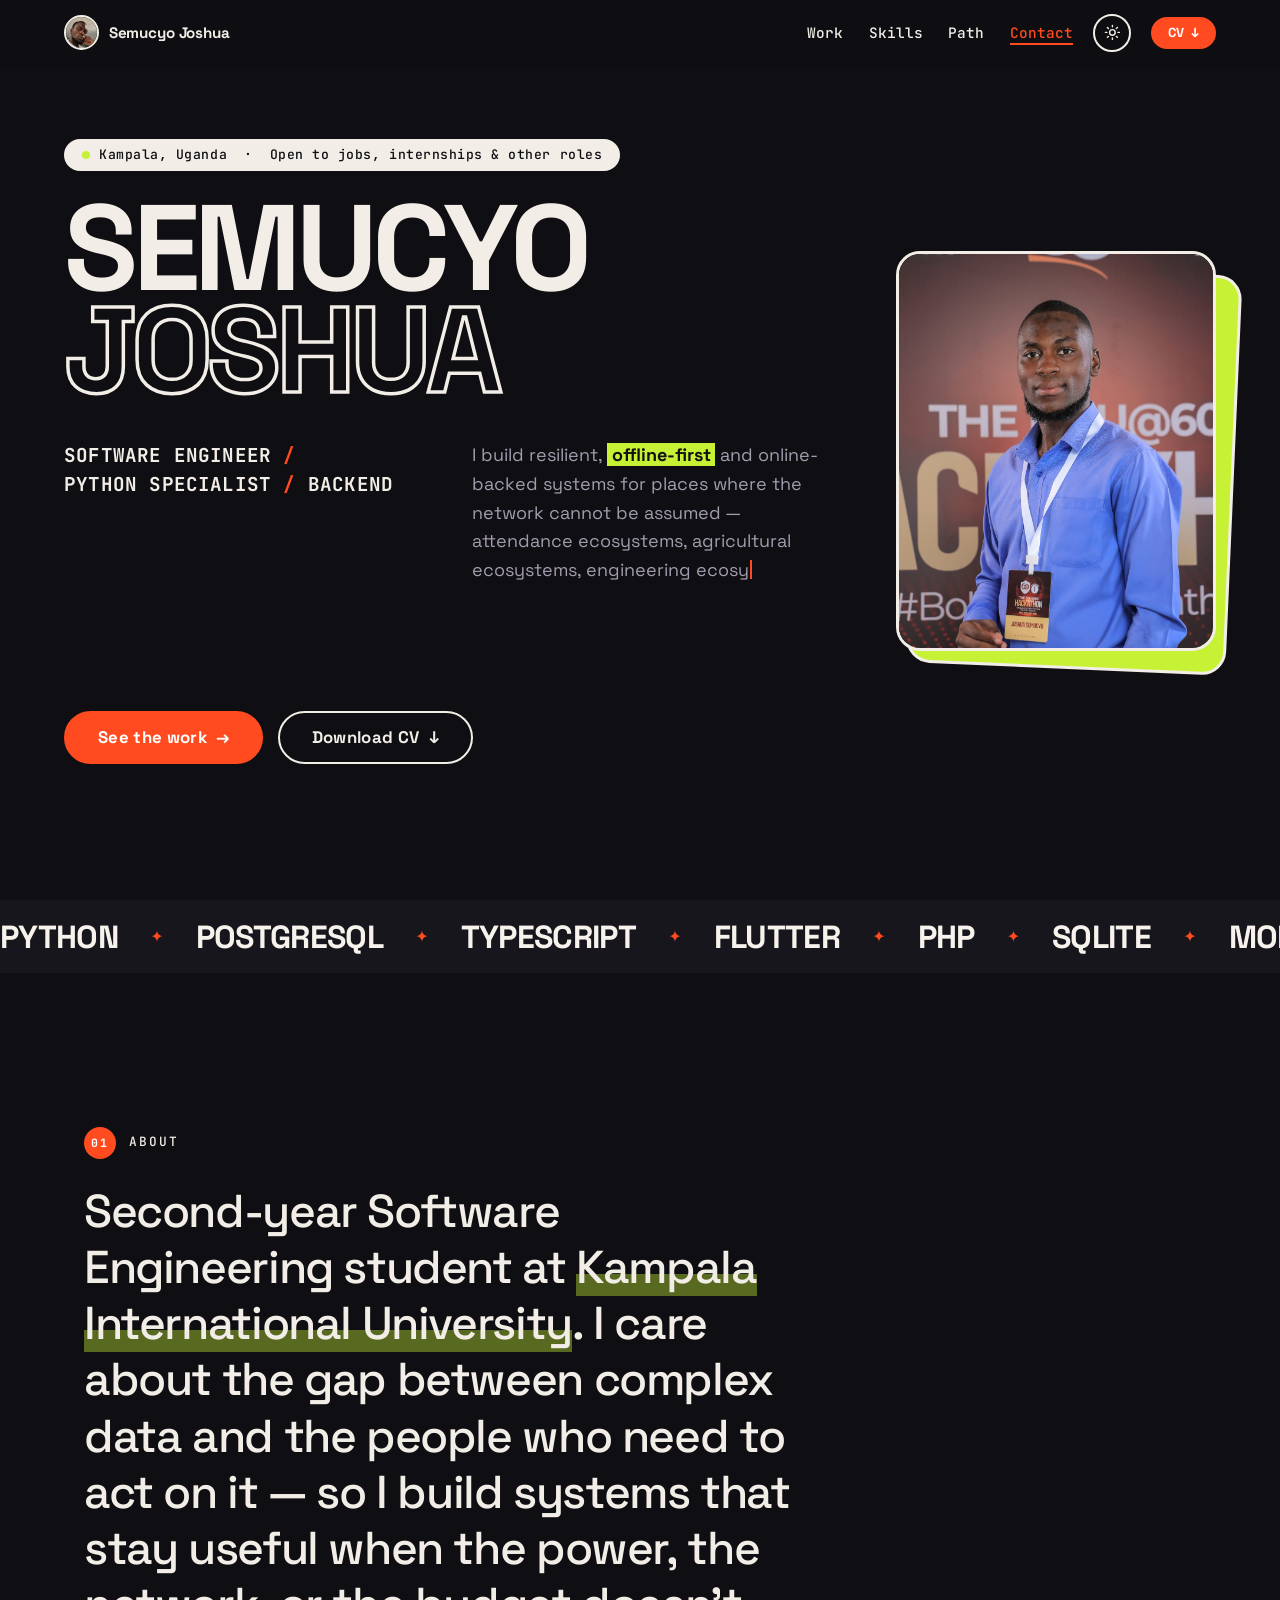
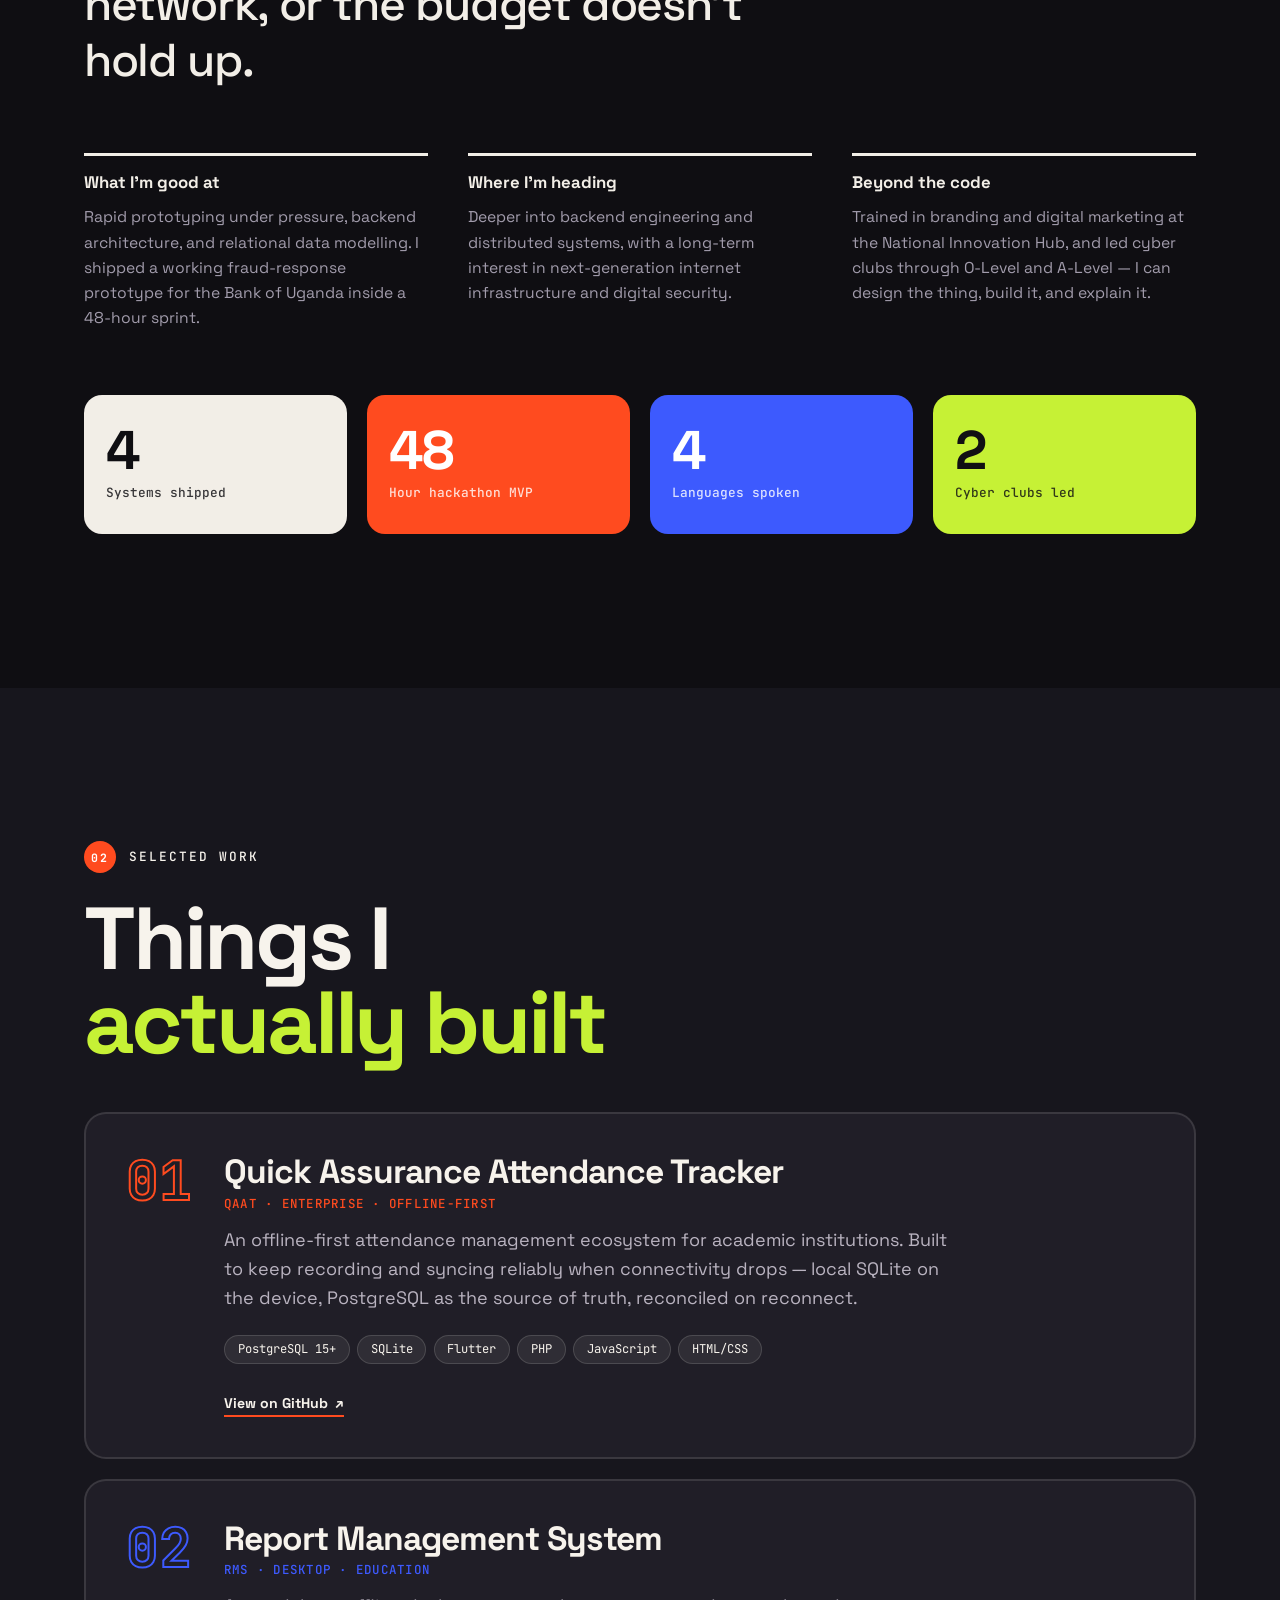
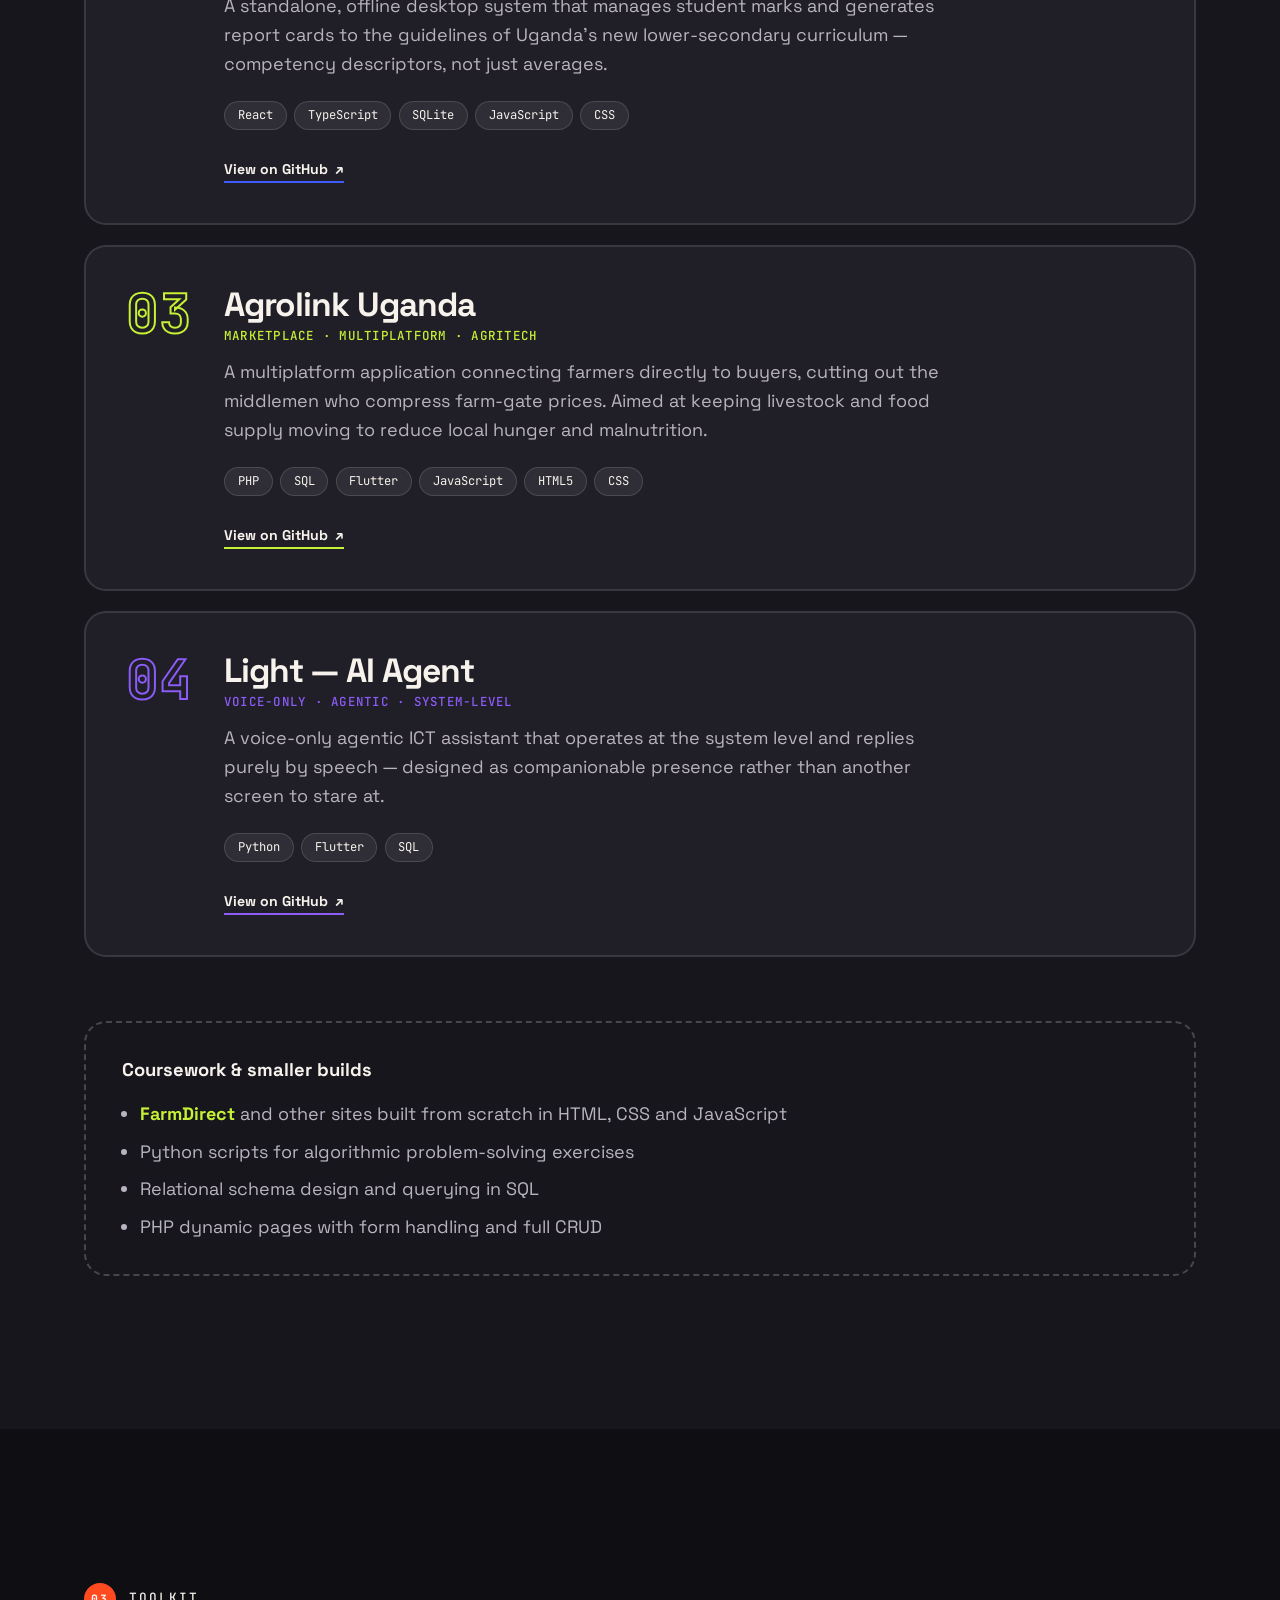
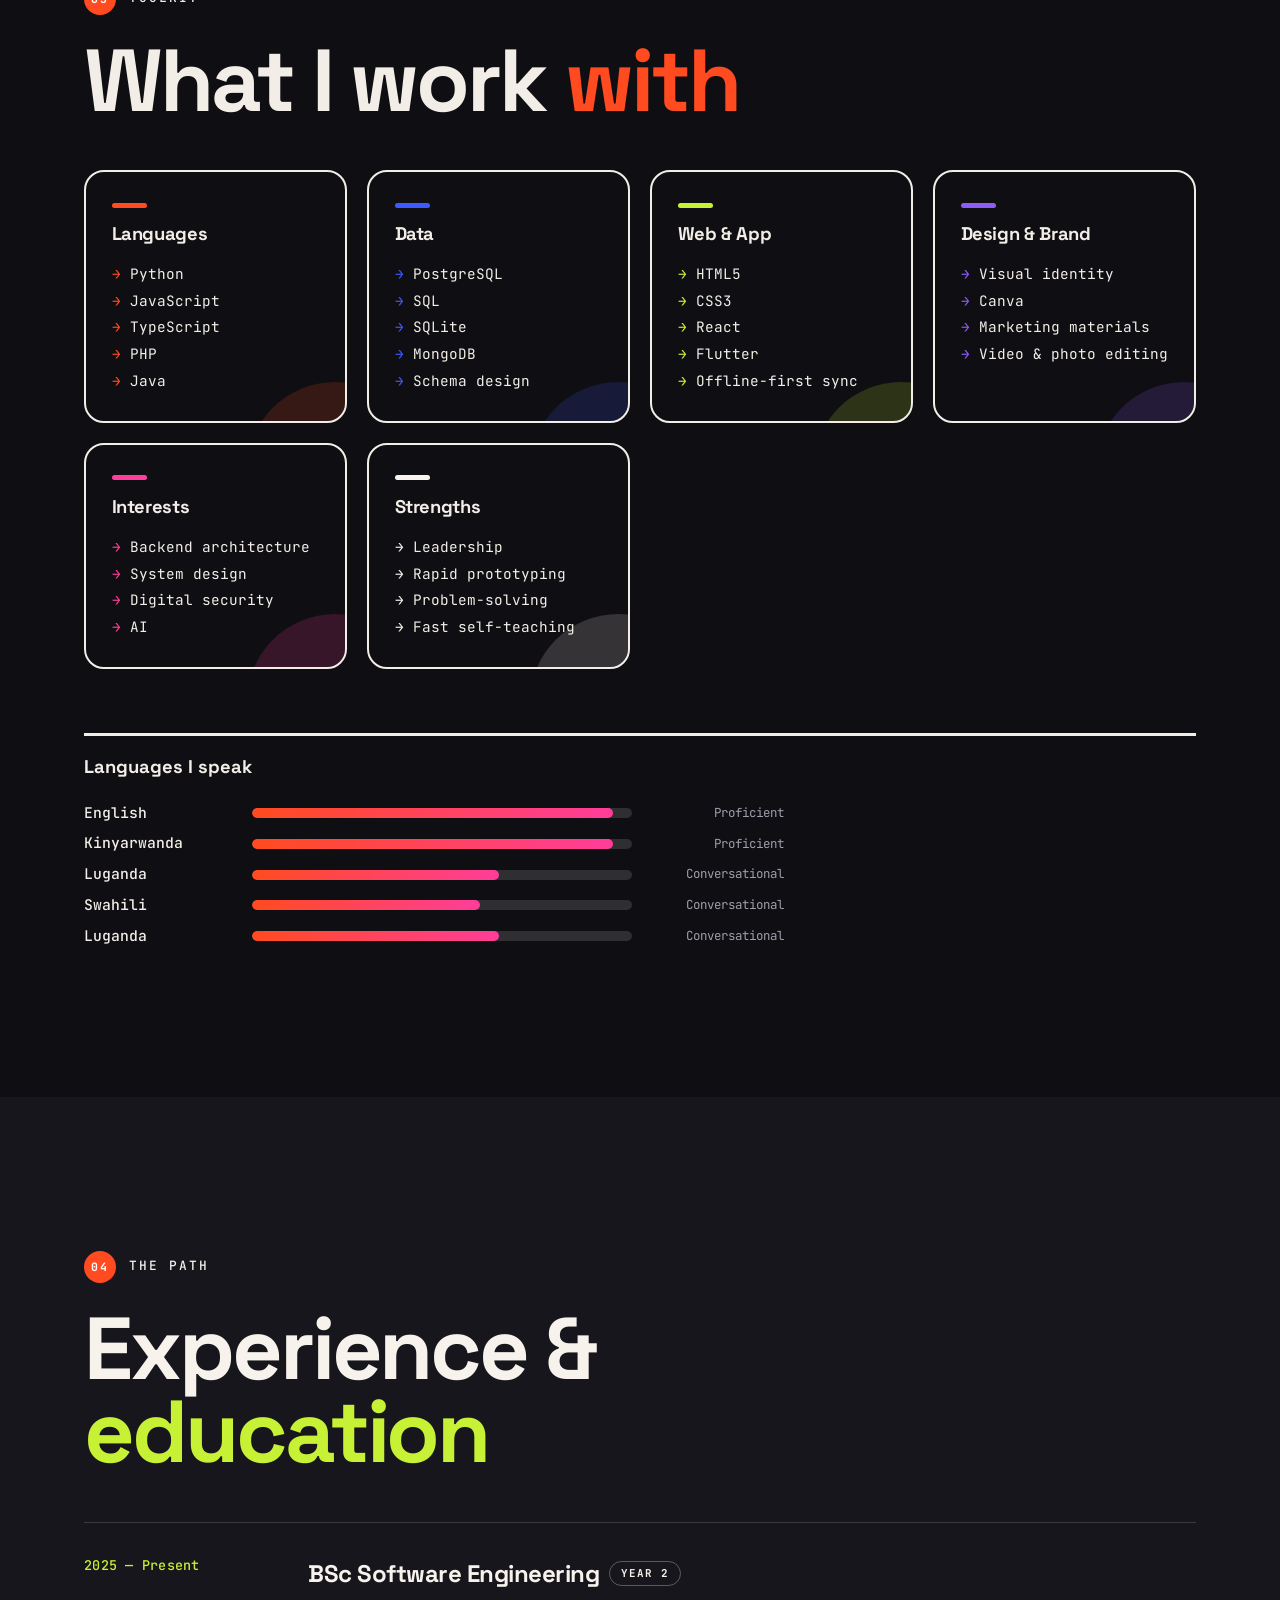
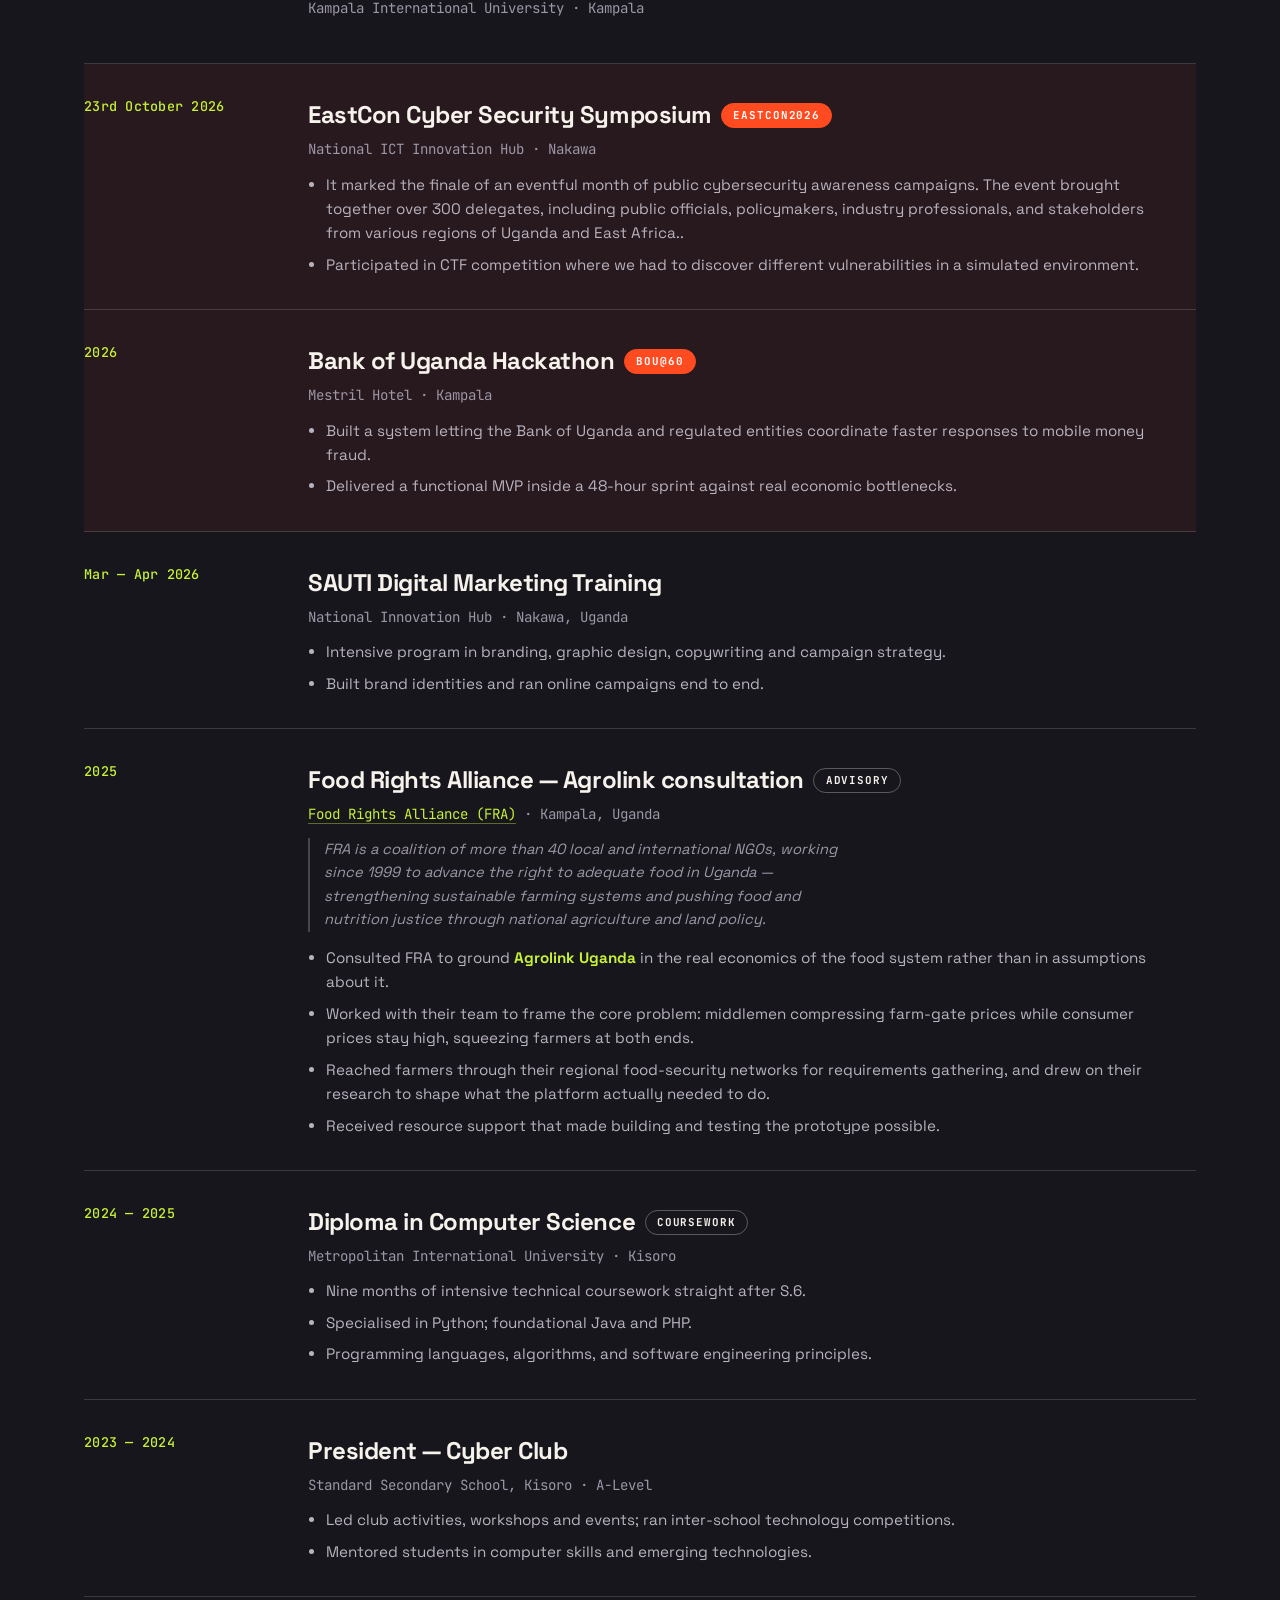
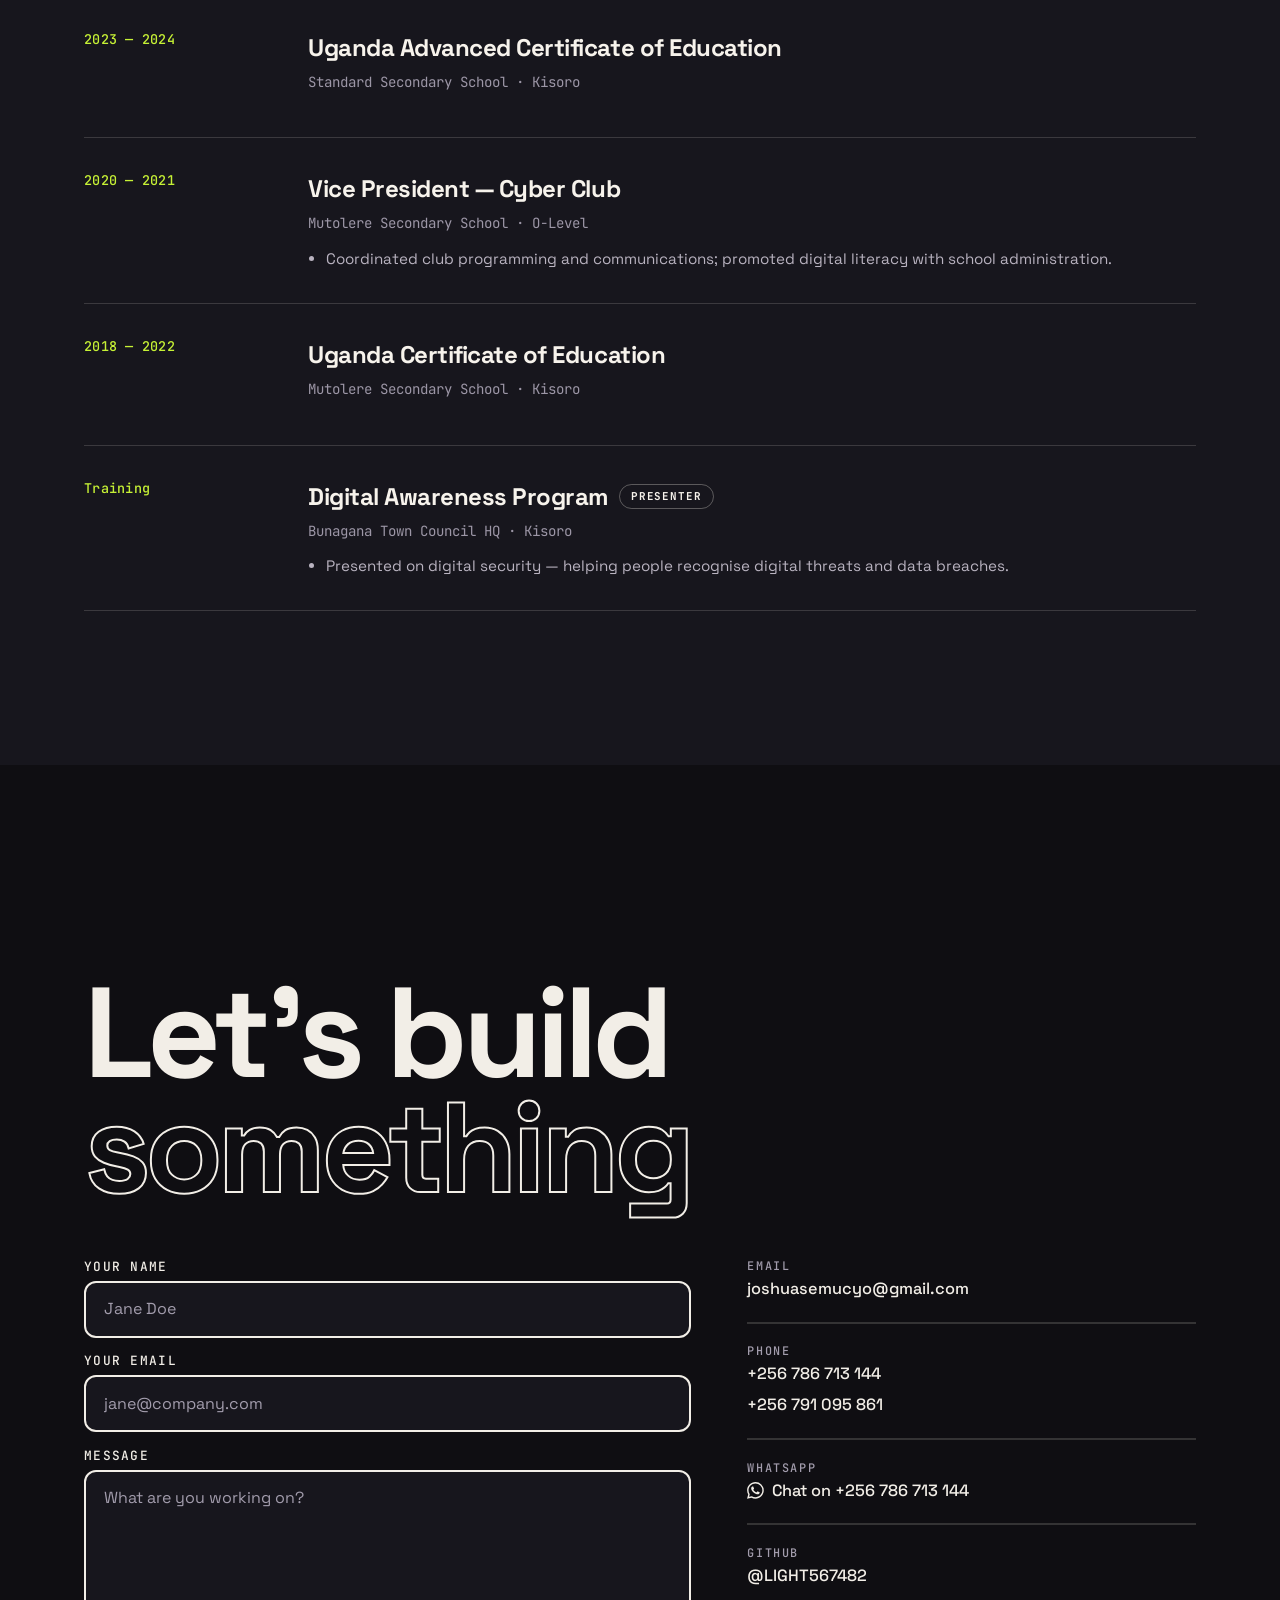
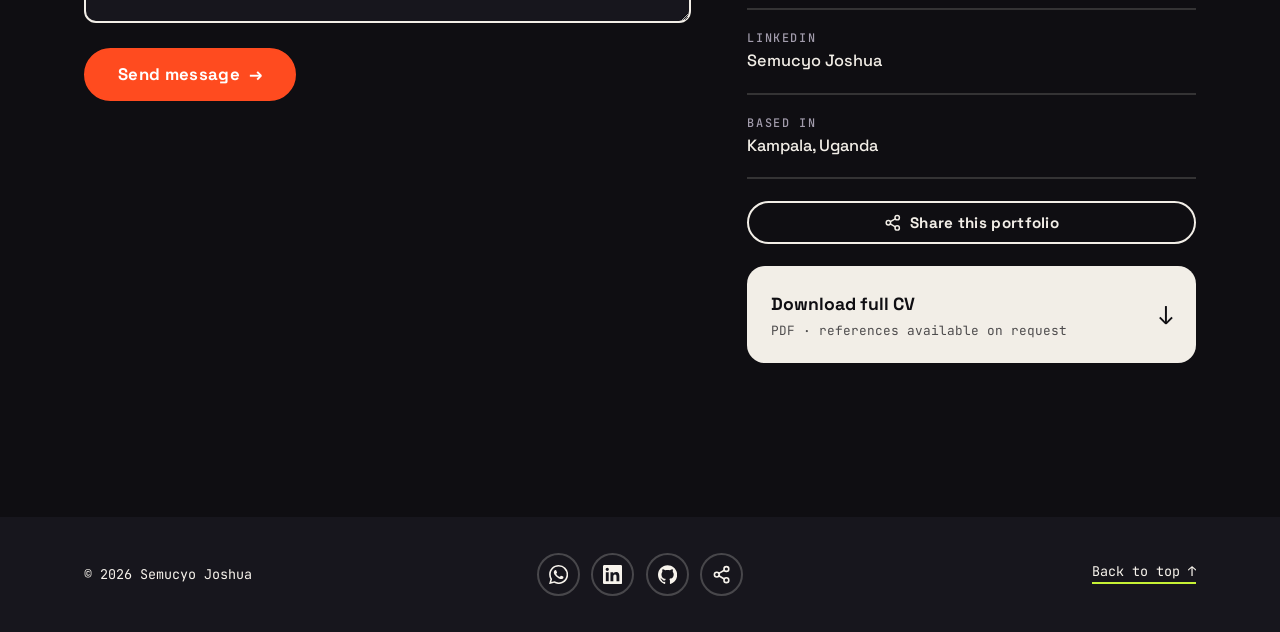
<file: index.html>
<!DOCTYPE html>
<html lang="en">
<head>
<meta charset="UTF-8">
<meta name="viewport" content="width=device-width, initial-scale=1.0">
<title>Semucyo Joshua — Software Engineer</title>
<meta name="description" content="Software engineering student and Python specialist in Kampala, Uganda. Building resilient backend systems for economic transparency and digital security.">
<meta name="author" content="Semucyo Joshua">

<!-- Social preview — update the two absolute URLs if you deploy to a different domain -->
<meta property="og:title" content="Semucyo Joshua — Software Engineer">
<meta property="og:description" content="Python specialist building resilient backend systems for economic transparency and digital security.">
<meta property="og:type" content="website">
<meta property="og:url" content="https://light567482.github.io">
<!-- SHARE BANNER — must be 1200x630. LinkedIn/Facebook centre-crop whatever they
     are given to 1.91:1 on their own servers; no tag can tell them where the face
     is, so the framing has to be baked into the file. Regenerate after swapping
     assets/poster.jpeg with:  ./make-banner.sh -->
<meta property="og:image" content="https://light567482.github.io/assets/share-banner.jpg">
<meta property="og:image:secure_url" content="https://light567482.github.io/assets/share-banner.jpg">
<meta property="og:image:type" content="image/jpeg">
<meta property="og:image:width" content="1200">
<meta property="og:image:height" content="630">
<meta property="og:image:alt" content="Semucyo Joshua — Software Engineer, Python, Backend. Kampala, Uganda.">
<meta property="og:site_name" content="Semucyo Joshua">
<meta name="twitter:card" content="summary_large_image">
<meta name="twitter:image" content="https://light567482.github.io/assets/share-banner.jpg">
<meta name="twitter:image:alt" content="Semucyo Joshua — Software Engineer, Kampala, Uganda.">
<link rel="canonical" href="https://light567482.github.io">

<link rel="preconnect" href="https://fonts.googleapis.com">
<link rel="preconnect" href="https://fonts.gstatic.com" crossorigin>
<link href="https://fonts.googleapis.com/css2?family=Space+Grotesk:wght@400;500;700&family=JetBrains+Mono:wght@400;700&display=swap" rel="stylesheet">
<link rel="stylesheet" href="styles.css">
<!-- Photo icon, cropped square to the face. PNG, not SVG — a photograph
     gains nothing from a vector wrapper and only pays the base64 overhead. -->
<link rel="icon" type="image/png" sizes="32x32" href="assets/favicon-32.png">
<link rel="icon" type="image/png" sizes="192x192" href="assets/favicon-192.png">
<link rel="apple-touch-icon" href="assets/apple-touch-icon.png">
<meta name="theme-color" content="#0F0E12">

<!-- Applies the saved theme BEFORE first paint. Must stay inline and in <head>:
     an external script would load too late and the wrong theme would flash. -->
<script>
(function () {
  try {
    if (localStorage.getItem('theme') === 'light') {
      document.documentElement.setAttribute('data-theme', 'light');
    }
  } catch (e) { /* private mode — fall through to the dark default */ }
})();
</script>
</head>
<body>

<a href="#work" class="skip-link">Skip to content</a>

<!-- ══════════════════ NAV ══════════════════ -->
<header class="nav" id="nav">
  <!-- avatar and home link are separate controls: one click must not do both -->
  <div class="nav__mark">
    <button class="nav__avatar" id="avatarBtn" type="button"
            aria-haspopup="dialog" aria-label="View profile photo larger">
      <img class="nav__mark-box" src="assets/avatar.jpg" alt="" width="192" height="192">
    </button>
    <a href="#top" class="nav__mark-text">Semucyo Joshua</a>
  </div>

  <nav class="nav__links" aria-label="Main">
    <a href="#work">Work</a>
    <a href="#skills">Skills</a>
    <a href="#path">Path</a>
    <a href="#contact">Contact</a>
  </nav>

  <button class="theme-toggle" id="themeToggle" type="button" aria-label="Switch to light theme">
    <svg class="theme-toggle__sun" viewBox="0 0 24 24" fill="none" stroke="currentColor"
         stroke-width="2" stroke-linecap="round" aria-hidden="true" focusable="false">
      <circle cx="12" cy="12" r="4"/>
      <path d="M12 2v2M12 20v2M4.9 4.9l1.4 1.4M17.7 17.7l1.4 1.4M2 12h2M20 12h2M4.9 19.1l1.4-1.4M17.7 6.3l1.4-1.4"/>
    </svg>
    <svg class="theme-toggle__moon" viewBox="0 0 24 24" fill="none" stroke="currentColor"
         stroke-width="2" stroke-linecap="round" stroke-linejoin="round" aria-hidden="true" focusable="false">
      <path d="M21 12.8A9 9 0 1 1 11.2 3a7 7 0 0 0 9.8 9.8z"/>
    </svg>
  </button>

  <a class="btn btn--sm btn--accent" href="assets/Semucyo-Joshua-CV.pdf" download>
    CV <span aria-hidden="true">↓</span>
  </a>

  <button class="nav__burger" id="burger" aria-label="Open menu" aria-expanded="false" aria-controls="mobileMenu">
    <span></span><span></span>
  </button>
</header>

<div class="mobile-menu" id="mobileMenu" hidden>
  <a href="#work">Work</a>
  <a href="#skills">Skills</a>
  <a href="#path">Path</a>
  <a href="#contact">Contact</a>
  <a href="assets/Semucyo-Joshua-CV.pdf" download>Download CV ↓</a>
</div>

<!-- ══════════════════ HERO ══════════════════ -->
<main id="top">
<section class="hero">
  <div class="hero__grid" aria-hidden="true"></div>

  <div class="hero__inner">
   <div class="hero__text">
    <p class="hero__eyebrow reveal">
      <span class="dot"></span> Kampala, Uganda &nbsp;·&nbsp; Open to jobs, internships &amp; other roles
    </p>

    <h1 class="hero__name reveal">
      <span class="line"><span>SEMUCYO</span></span>
      <span class="line"><span class="outline">JOSHUA</span></span>
    </h1>

    <div class="hero__meta reveal">
      <p class="hero__role">
        Software&nbsp;Engineer <span class="slash">/</span> Python&nbsp;Specialist <span class="slash">/</span> Backend
      </p>
      <p class="hero__blurb">
        I build resilient, <strong>offline-first</strong> and online-backed systems for places where the network
        cannot be assumed — attendance ecosystems, agricultural ecosystems, engineering ecosystems, artificial
        intelligence products, and tooling for economic transparency and digital security.
      </p>
      <div class="hero__cta">
        <a href="#work" class="btn btn--accent btn--lg">See the work <span aria-hidden="true">→</span></a>
        <a href="assets/Semucyo-Joshua-CV.pdf" download class="btn btn--ghost btn--lg">Download CV <span aria-hidden="true">↓</span></a>
      </div>
    </div>
   </div>

   <figure class="hero__photo reveal">
     <!-- LANDING IMAGE: swap assets/hero.jpg and this updates automatically.
          No width/height attributes — the CSS aspect-ratio reserves the space,
          so any size or orientation drops in without breaking the layout. -->
     <img src="assets/hero.jpg" alt="Semucyo Joshua" fetchpriority="high">
   </figure>
  </div>

  <div class="hero__socials reveal">
    <a href="https://www.github.com/LIGHT567482/" target="_blank" rel="noopener">GitHub</a>
    <a href="https://www.linkedin.com/in/semucyo-joshua-b388032b1/" target="_blank" rel="noopener">LinkedIn</a>
    <a href="mailto:joshuasemucyo@gmail.com">Email</a>
  </div>
</section>

<!-- ══════════════════ MARQUEE ══════════════════ -->
<div class="marquee" aria-hidden="true">
  <div class="marquee__track">
    <span>PYTHON</span><i>✦</i><span>POSTGRESQL</span><i>✦</i><span>TYPESCRIPT</span><i>✦</i>
    <span>FLUTTER</span><i>✦</i><span>PHP</span><i>✦</i>
    <span>SQLITE</span><i>✦</i><span>MONGODB</span><i>✦</i><span>JAVASCRIPT</span><i>✦</i>
    <span>PYTHON</span><i>✦</i><span>POSTGRESQL</span><i>✦</i><span>TYPESCRIPT</span><i>✦</i>
    <span>FLUTTER</span><i>✦</i><span>PHP</span><i>✦</i>
    <span>SQLITE</span><i>✦</i><span>MONGODB</span><i>✦</i><span>JAVASCRIPT</span><i>✦</i>
    <span>C</span><i>✦</i><span>SYSTEM DESIGN</span><i>✦</i>
  </div>
</div>

<!-- ══════════════════ ABOUT ══════════════════ -->
<section class="about" id="about">
  <div class="wrap">
    <p class="sec-label reveal"><span>01</span> About</p>

    <p class="about__statement reveal">
      Second-year Software Engineering student at
      <mark>Kampala International University</mark>. I care about the gap between
      complex data and the people who need to act on it — so I build systems that stay
      useful when the power, the network, or the budget doesn't hold up.
    </p>

    <div class="about__cols">
      <div class="reveal">
        <h3>What I'm good at</h3>
        <p>
          Rapid prototyping under pressure, backend architecture, and relational data modelling.
          I shipped a working fraud-response prototype for the Bank of Uganda inside a 48-hour sprint.
        </p>
      </div>
      <div class="reveal">
        <h3>Where I'm heading</h3>
        <p>
          Deeper into backend engineering and distributed systems, with a long-term interest
          in next-generation internet infrastructure and digital security.
        </p>
      </div>
      <div class="reveal">
        <h3>Beyond the code</h3>
        <p>
          Trained in branding and digital marketing at the National Innovation Hub, and led
          cyber clubs through O-Level and A-Level — I can design the thing, build it, and explain it.
        </p>
      </div>
    </div>

    <div class="stats">
      <div class="stat reveal"><b data-count="4">4</b><span>Systems shipped</span></div>
      <div class="stat reveal"><b data-count="48">48</b><span>Hour hackathon MVP</span></div>
      <div class="stat reveal"><b data-count="4">4</b><span>Languages spoken</span></div>
      <div class="stat reveal"><b data-count="2">2</b><span>Cyber clubs led</span></div>
    </div>
  </div>
</section>

<!-- ══════════════════ WORK ══════════════════ -->
<section class="work" id="work">
  <div class="wrap">
    <p class="sec-label sec-label--light reveal"><span>02</span> Selected work</p>
    <h2 class="sec-title reveal">Things I<br><em>actually built</em></h2>
  </div>

  <div class="projects">

    <!-- TODO: swap `href` for the real repo URL once each project is pushed -->
    <article class="proj reveal" style="--proj: var(--orange)">
      <div class="proj__num">01</div>
      <div class="proj__body">
        <h3 class="proj__title">Quick Assurance Attendance Tracker</h3>
        <p class="proj__tag">QAAT · Enterprise · Offline-first</p>
        <p class="proj__desc">
          An offline-first attendance management ecosystem for academic institutions.
          Built to keep recording and syncing reliably when connectivity drops — local
          SQLite on the device, PostgreSQL as the source of truth, reconciled on reconnect.
        </p>
        <ul class="chips">
          <li>PostgreSQL 15+</li><li>SQLite</li><li>Flutter</li><li>PHP</li><li>JavaScript</li><li>HTML/CSS</li>
        </ul>
        <a class="proj__link" href="https://github.com/LIGHT567482/KIU-QAAT" target="_blank" rel="noopener">
          View on GitHub <span aria-hidden="true">↗</span>
        </a>
      </div>
    </article>

    <article class="proj reveal" style="--proj: var(--blue)">
      <div class="proj__num">02</div>
      <div class="proj__body">
        <h3 class="proj__title">Report Management System</h3>
        <p class="proj__tag">RMS · Desktop · Education</p>
        <p class="proj__desc">
          A standalone, offline desktop system that manages student marks and generates
          report cards to the guidelines of Uganda's new lower-secondary curriculum —
          competency descriptors, not just averages.
        </p>
        <ul class="chips">
          <li>React</li><li>TypeScript</li><li>SQLite</li><li>JavaScript</li><li>CSS</li>
        </ul>
        <a class="proj__link" href="https://github.com/LIGHT567482/RMS" target="_blank" rel="noopener">
          View on GitHub <span aria-hidden="true">↗</span>
        </a>
      </div>
    </article>

    <article class="proj reveal" style="--proj: var(--lime)">
      <div class="proj__num">03</div>
      <div class="proj__body">
        <h3 class="proj__title">Agrolink Uganda</h3>
        <p class="proj__tag">Marketplace · Multiplatform · Agritech</p>
        <p class="proj__desc">
          A multiplatform application connecting farmers directly to buyers, cutting out the
          middlemen who compress farm-gate prices. Aimed at keeping livestock and food supply
          moving to reduce local hunger and malnutrition.
        </p>
        <ul class="chips">
          <li>PHP</li><li>SQL</li><li>Flutter</li><li>JavaScript</li><li>HTML5</li><li>CSS</li>
        </ul>
        <a class="proj__link" href="https://github.com/LIGHT567482/AGROLINK" target="_blank" rel="noopener">
          View on GitHub <span aria-hidden="true">↗</span>
        </a>
      </div>
    </article>

    <article class="proj reveal" style="--proj: var(--violet)">
      <div class="proj__num">04</div>
      <div class="proj__body">
        <h3 class="proj__title">Light — AI Agent</h3>
        <p class="proj__tag">Voice-only · Agentic · System-level</p>
        <p class="proj__desc">
          A voice-only agentic ICT assistant that operates at the system level and replies
          purely by speech — designed as companionable presence rather than another screen
          to stare at.
        </p>
        <ul class="chips">
          <li>Python</li><li>Flutter</li><li>SQL</li>
        </ul>
        <a class="proj__link" href="https://github.com/LIGHT567482/LIGHT/tree/master" target="_blank" rel="noopener">
          View on GitHub <span aria-hidden="true">↗</span>
        </a>
      </div>
    </article>

  </div>

  <div class="wrap">
    <div class="coursework reveal">
      <h3>Coursework &amp; smaller builds</h3>
      <ul>
        <li><b>FarmDirect</b> and other sites built from scratch in HTML, CSS and JavaScript</li>
        <li>Python scripts for algorithmic problem-solving exercises</li>
        <li>Relational schema design and querying in SQL</li>
        <li>PHP dynamic pages with form handling and full CRUD</li>
      </ul>
    </div>
  </div>
</section>

<!-- ══════════════════ SKILLS ══════════════════ -->
<section class="skills" id="skills">
  <div class="wrap">
    <p class="sec-label reveal"><span>03</span> Toolkit</p>
    <h2 class="sec-title reveal">What I work <em>with</em></h2>

    <div class="skillgrid">
      <div class="skillcard reveal" style="--c: var(--orange)">
        <h3>Languages</h3>
        <ul><li>Python</li><li>JavaScript</li><li>TypeScript</li><li>PHP</li><li>Java</li></ul>
      </div>
      <div class="skillcard reveal" style="--c: var(--blue)">
        <h3>Data</h3>
        <ul><li>PostgreSQL</li><li>SQL</li><li>SQLite</li><li>MongoDB</li><li>Schema design</li></ul>
      </div>
      <div class="skillcard reveal" style="--c: var(--lime)">
        <h3>Web &amp; App</h3>
        <ul><li>HTML5</li><li>CSS3</li><li>React</li><li>Flutter</li><li>Offline-first sync</li></ul>
      </div>
      <div class="skillcard reveal" style="--c: var(--violet)">
        <h3>Design &amp; Brand</h3>
        <ul><li>Visual identity</li><li>Canva</li><li>Marketing materials</li><li>Video &amp; photo editing</li></ul>
      </div>
      <div class="skillcard reveal" style="--c: var(--pink)">
        <h3>Interests</h3>
        <ul><li>Backend architecture</li><li>System design</li><li>Digital security</li><li>AI</li></ul>
      </div>
      <div class="skillcard reveal" style="--c: var(--cream)">
        <h3>Strengths</h3>
        <ul><li>Leadership</li><li>Rapid prototyping</li><li>Problem-solving</li><li>Fast self-teaching</li></ul>
      </div>
    </div>

    <div class="langs reveal">
      <h3>Languages I speak</h3>
      <div class="langbars">
        <div class="lang"><span>English</span><div class="bar"><i style="--w:95%"></i></div><b>Proficient</b></div>
        <div class="lang"><span>Kinyarwanda</span><div class="bar"><i style="--w:95%"></i></div><b>Proficient</b></div>
        <div class="lang"><span>Luganda</span><div class="bar"><i style="--w:65%"></i></div><b>Conversational</b></div>
        <div class="lang"><span>Swahili</span><div class="bar"><i style="--w:60%"></i></div><b>Conversational</b></div>
        <div class="lang"><span>Luganda</span><div class="bar"><i style="--w:65%"></i></div><b>Conversational</b></div>

      </div>
    </div>
  </div>
</section>

<!-- ══════════════════ PATH ══════════════════ -->
<section class="path" id="path">
  <div class="wrap">
    <p class="sec-label sec-label--light reveal"><span>04</span> The path</p>
    <h2 class="sec-title reveal">Experience &amp;<br><em>education</em></h2>

    <div class="timeline">

      <div class="tl reveal">
        <div class="tl__when">2025 — Present</div>
        <div class="tl__what">
          <h3>BSc Software Engineering <span class="pill">Year 2</span></h3>
          <p class="tl__where">Kampala International University · Kampala</p>
        </div>
      </div>

      <div class="tl reveal tl--hi">
        <div class="tl__when">23rd October 2026</div>
        <div class="tl__what">
          <h3>EastCon Cyber Security Symposium<span class="pill pill--hi">EastCon2026</span></h3>
          <p class="tl__where">National ICT Innovation Hub · Nakawa</p>
          <ul>
            <li>It marked the finale of an eventful month of public cybersecurity awareness campaigns. The event brought together over 300 delegates, including public officials, policymakers, industry professionals, and stakeholders from various regions of Uganda and East Africa..</li>
            <li>Participated in CTF competition where we had to discover different vulnerabilities in a simulated environment.</li>
          </ul>
        </div>
      </div>

      <div class="tl reveal tl--hi">
        <div class="tl__when">2026</div>
        <div class="tl__what">
          <h3>Bank of Uganda Hackathon <span class="pill pill--hi">BoU@60</span></h3>
          <p class="tl__where">Mestril Hotel · Kampala</p>
          <ul>
            <li>Built a system letting the Bank of Uganda and regulated entities coordinate faster responses to mobile money fraud.</li>
            <li>Delivered a functional MVP inside a 48-hour sprint against real economic bottlenecks.</li>
          </ul>
        </div>
      </div>

      <div class="tl reveal">
        <div class="tl__when">Mar — Apr 2026</div>
        <div class="tl__what">
          <h3>SAUTI Digital Marketing Training</h3>
          <p class="tl__where">National Innovation Hub · Nakawa, Uganda</p>
          <ul>
            <li>Intensive program in branding, graphic design, copywriting and campaign strategy.</li>
            <li>Built brand identities and ran online campaigns end to end.</li>
          </ul>
        </div>
      </div>

      <div class="tl reveal">
        <div class="tl__when">2025</div>
        <div class="tl__what">
          <h3>Food Rights Alliance — Agrolink consultation <span class="pill">Advisory</span></h3>
          <p class="tl__where">
            <a href="https://fra.ug/" target="_blank" rel="noopener" class="tl__org">Food Rights Alliance (FRA)</a>
            · Kampala, Uganda
          </p>
          <p class="tl__note">
            FRA is a coalition of more than 40 local and international NGOs, working since 1999 to
            advance the right to adequate food in Uganda — strengthening sustainable farming systems
            and pushing food and nutrition justice through national agriculture and land policy.
          </p>
          <ul>
            <li>Consulted FRA to ground <b>Agrolink Uganda</b> in the real economics of the food system rather than in assumptions about it.</li>
            <li>Worked with their team to frame the core problem: middlemen compressing farm-gate prices while consumer prices stay high, squeezing farmers at both ends.</li>
            <li>Reached farmers through their regional food-security networks for requirements gathering, and drew on their research to shape what the platform actually needed to do.</li>
            <li>Received resource support that made building and testing the prototype possible.</li>
          </ul>
        </div>
      </div>

      <div class="tl reveal">
        <div class="tl__when">2024 — 2025</div>
        <div class="tl__what">
          <h3>Diploma in Computer Science <span class="pill">Coursework</span></h3>
          <p class="tl__where">Metropolitan International University · Kisoro</p>
          <ul>
            <li>Nine months of intensive technical coursework straight after S.6.</li>
            <li>Specialised in Python; foundational Java and PHP.</li>
            <li>Programming languages, algorithms, and software engineering principles.</li>
          </ul>
        </div>
      </div>

      <div class="tl reveal">
        <div class="tl__when">2023 — 2024</div>
        <div class="tl__what">
          <h3>President — Cyber Club</h3>
          <p class="tl__where">Standard Secondary School, Kisoro · A-Level</p>
          <ul>
            <li>Led club activities, workshops and events; ran inter-school technology competitions.</li>
            <li>Mentored students in computer skills and emerging technologies.</li>
          </ul>
        </div>
      </div>

      <div class="tl reveal">
        <div class="tl__when">2023 — 2024</div>
        <div class="tl__what">
          <h3>Uganda Advanced Certificate of Education</h3>
          <p class="tl__where">Standard Secondary School · Kisoro</p>
        </div>
      </div>

      <div class="tl reveal">
        <div class="tl__when">2020 — 2021</div>
        <div class="tl__what">
          <h3>Vice President — Cyber Club</h3>
          <p class="tl__where">Mutolere Secondary School · O-Level</p>
          <ul>
            <li>Coordinated club programming and communications; promoted digital literacy with school administration.</li>
          </ul>
        </div>
      </div>

      <div class="tl reveal">
        <div class="tl__when">2018 — 2022</div>
        <div class="tl__what">
          <h3>Uganda Certificate of Education</h3>
          <p class="tl__where">Mutolere Secondary School · Kisoro</p>
        </div>
      </div>

      <div class="tl reveal">
        <div class="tl__when">Training</div>
        <div class="tl__what">
          <h3>Digital Awareness Program <span class="pill">Presenter</span></h3>
          <p class="tl__where">Bunagana Town Council HQ · Kisoro</p>
          <ul>
            <li>Presented on digital security — helping people recognise digital threats and data breaches.</li>
          </ul>
        </div>
      </div>

    </div>
  </div>
</section>

<!-- ══════════════════ CONTACT ══════════════════ -->
<section class="contact" id="contact">
  <div class="wrap">
    <p class="sec-label reveal"><span>05</span> Contact</p>
    <h2 class="contact__big reveal">Let's build<br><em>something</em></h2>

    <div class="contact__layout">

      <form class="form reveal" id="contactForm"
            action="https://formspree.io/f/xvkpbvol"
            method="POST" novalidate>
        <div class="field">
          <label for="name">Your name</label>
          <input type="text" id="name" name="name" required autocomplete="name" placeholder="Jane Doe">
        </div>
        <div class="field">
          <label for="email">Your email</label>
          <input type="email" id="email" name="email" required autocomplete="email" placeholder="jane@company.com">
        </div>
        <div class="field">
          <label for="message">Message</label>
          <textarea id="message" name="message" rows="5" required placeholder="What are you working on?"></textarea>
        </div>
        <!-- honeypot: bots fill this, humans never see it -->
        <input type="text" name="_gotcha" tabindex="-1" autocomplete="off" aria-hidden="true" class="honeypot">
        <button type="submit" class="btn btn--accent btn--lg" id="submitBtn">
          Send message <span aria-hidden="true">→</span>
        </button>
        <p class="form__status" id="formStatus" role="status" aria-live="polite"></p>
      </form>

      <aside class="contact__side reveal">
        <div class="cline">
          <span>Email</span>
          <a href="mailto:joshuasemucyo@gmail.com">joshuasemucyo@gmail.com</a>
        </div>
        <div class="cline">
          <span>Phone</span>
          <a href="tel:+256786713144">+256 786 713 144</a>
          <a href="tel:+256791095861">+256 791 095 861</a>
        </div>
        <div class="cline">
          <span>WhatsApp</span>
          <a class="with-icon wa" href="https://wa.me/256786713144" target="_blank" rel="noopener">
            <svg viewBox="0 0 24 24" aria-hidden="true" focusable="false"><path d="M17.472 14.382c-.297-.149-1.758-.867-2.03-.967-.273-.099-.471-.148-.67.15-.197.297-.767.966-.94 1.164-.173.199-.347.223-.644.075-.297-.15-1.255-.463-2.39-1.475-.883-.788-1.48-1.761-1.653-2.059-.173-.297-.018-.458.13-.606.134-.133.298-.347.446-.52.149-.174.198-.298.298-.497.099-.198.05-.371-.025-.52-.075-.149-.669-1.612-.916-2.207-.242-.579-.487-.5-.669-.51-.173-.008-.371-.01-.57-.01-.198 0-.52.074-.792.372-.272.297-1.04 1.016-1.04 2.479 0 1.462 1.065 2.875 1.213 3.074.149.198 2.096 3.2 5.077 4.487.709.306 1.262.489 1.694.625.712.227 1.36.195 1.871.118.571-.085 1.758-.719 2.006-1.413.248-.694.248-1.289.173-1.413-.074-.124-.272-.198-.57-.347m-5.421 7.403h-.004a9.87 9.87 0 01-5.031-1.378l-.361-.214-3.741.982.998-3.648-.235-.374a9.86 9.86 0 01-1.51-5.26c.001-5.45 4.436-9.884 9.888-9.884 2.64 0 5.122 1.03 6.988 2.898a9.825 9.825 0 012.893 6.994c-.003 5.45-4.437 9.884-9.885 9.884m8.413-18.297A11.815 11.815 0 0012.05 0C5.495 0 .16 5.335.157 11.892c0 2.096.547 4.142 1.588 5.945L.057 24l6.305-1.654a11.882 11.882 0 005.683 1.448h.005c6.554 0 11.89-5.335 11.893-11.893a11.821 11.821 0 00-3.48-8.413Z"/></svg>
            Chat on +256 786 713 144
          </a>
        </div>
        <div class="cline">
          <span>GitHub</span>
          <a href="https://www.github.com/LIGHT567482/" target="_blank" rel="noopener">@LIGHT567482</a>
        </div>
        <div class="cline">
          <span>LinkedIn</span>
          <a href="https://www.linkedin.com/in/semucyo-joshua-b388032b1/" target="_blank" rel="noopener">Semucyo Joshua</a>
        </div>
        <div class="cline">
          <span>Based in</span>
          <p>Kampala, Uganda</p>
        </div>

        <button class="btn btn--ghost sharebtn" id="shareBtn" type="button">
          <svg viewBox="0 0 24 24" fill="none" stroke="currentColor" stroke-width="2"
               stroke-linecap="round" stroke-linejoin="round" aria-hidden="true" focusable="false">
            <circle cx="18" cy="5" r="3"/><circle cx="6" cy="12" r="3"/><circle cx="18" cy="19" r="3"/>
            <path d="M8.6 13.5l6.8 4M15.4 6.5l-6.8 4"/>
          </svg>
          Share this portfolio
        </button>

        <a href="assets/Semucyo-Joshua-CV.pdf" download class="cvcard">
          <b>Download full CV</b>
          <span>PDF · references available on request</span>
          <i aria-hidden="true">↓</i>
        </a>
      </aside>

    </div>
  </div>
</section>
</main>

<footer class="footer">
  <div class="wrap footer__in">
    <p class="footer__copy">© <span id="year">2026</span> Semucyo Joshua</p>

    <ul class="social">
      <li>
        <a href="https://wa.me/256786713144" target="_blank" rel="noopener"
           style="--brand:#25D366; --brand-fg:#07351B" aria-label="Message me on WhatsApp">
          <svg viewBox="0 0 24 24" aria-hidden="true" focusable="false"><path d="M17.472 14.382c-.297-.149-1.758-.867-2.03-.967-.273-.099-.471-.148-.67.15-.197.297-.767.966-.94 1.164-.173.199-.347.223-.644.075-.297-.15-1.255-.463-2.39-1.475-.883-.788-1.48-1.761-1.653-2.059-.173-.297-.018-.458.13-.606.134-.133.298-.347.446-.52.149-.174.198-.298.298-.497.099-.198.05-.371-.025-.52-.075-.149-.669-1.612-.916-2.207-.242-.579-.487-.5-.669-.51-.173-.008-.371-.01-.57-.01-.198 0-.52.074-.792.372-.272.297-1.04 1.016-1.04 2.479 0 1.462 1.065 2.875 1.213 3.074.149.198 2.096 3.2 5.077 4.487.709.306 1.262.489 1.694.625.712.227 1.36.195 1.871.118.571-.085 1.758-.719 2.006-1.413.248-.694.248-1.289.173-1.413-.074-.124-.272-.198-.57-.347m-5.421 7.403h-.004a9.87 9.87 0 01-5.031-1.378l-.361-.214-3.741.982.998-3.648-.235-.374a9.86 9.86 0 01-1.51-5.26c.001-5.45 4.436-9.884 9.888-9.884 2.64 0 5.122 1.03 6.988 2.898a9.825 9.825 0 012.893 6.994c-.003 5.45-4.437 9.884-9.885 9.884m8.413-18.297A11.815 11.815 0 0012.05 0C5.495 0 .16 5.335.157 11.892c0 2.096.547 4.142 1.588 5.945L.057 24l6.305-1.654a11.882 11.882 0 005.683 1.448h.005c6.554 0 11.89-5.335 11.893-11.893a11.821 11.821 0 00-3.48-8.413Z"/></svg>
        </a>
      </li>
      <li>
        <a href="https://www.linkedin.com/in/semucyo-joshua-b388032b1/" target="_blank" rel="noopener"
           style="--brand:#0A66C2; --brand-fg:#ffffff" aria-label="Connect with me on LinkedIn">
          <svg viewBox="0 0 24 24" aria-hidden="true" focusable="false"><path d="M20.447 20.452h-3.554v-5.569c0-1.328-.027-3.037-1.852-3.037-1.853 0-2.136 1.445-2.136 2.939v5.667H9.351V9h3.414v1.561h.046c.477-.9 1.637-1.85 3.37-1.85 3.601 0 4.267 2.37 4.267 5.455v6.286zM5.337 7.433a2.062 2.062 0 01-2.063-2.065 2.064 2.064 0 112.063 2.065zm1.782 13.019H3.555V9h3.564v11.452zM22.225 0H1.771C.792 0 0 .774 0 1.729v20.542C0 23.227.792 24 1.771 24h20.451C23.2 24 24 23.227 24 22.271V1.729C24 .774 23.2 0 22.222 0h.003z"/></svg>
        </a>
      </li>
      <li>
        <a href="https://github.com/LIGHT567482" target="_blank" rel="noopener"
           style="--brand:#F7F3EC; --brand-fg:#111013" aria-label="See my code on GitHub">
          <svg viewBox="0 0 24 24" aria-hidden="true" focusable="false"><path d="M12 .297c-6.63 0-12 5.373-12 12 0 5.303 3.438 9.8 8.205 11.385.6.113.82-.258.82-.577 0-.285-.01-1.04-.015-2.04-3.338.724-4.042-1.61-4.042-1.61C4.422 18.07 3.633 17.7 3.633 17.7c-1.087-.744.084-.729.084-.729 1.205.084 1.838 1.236 1.838 1.236 1.07 1.835 2.809 1.305 3.495.998.108-.776.417-1.305.76-1.605-2.665-.3-5.466-1.332-5.466-5.93 0-1.31.465-2.38 1.235-3.22-.135-.303-.54-1.523.105-3.176 0 0 1.005-.322 3.3 1.23.96-.267 1.98-.399 3-.405 1.02.006 2.04.138 3 .405 2.28-1.552 3.285-1.23 3.285-1.23.645 1.653.24 2.873.12 3.176.765.84 1.23 1.91 1.23 3.22 0 4.61-2.805 5.625-5.475 5.92.42.36.81 1.096.81 2.22 0 1.606-.015 2.896-.015 3.286 0 .315.21.69.825.57C20.565 22.092 24 17.592 24 12.297c0-6.627-5.373-12-12-12"/></svg>
        </a>
      </li>
      <li>
        <button class="social__btn" id="shareBtnFooter" type="button"
                style="--brand:#FF4B1F; --brand-fg:#ffffff" aria-label="Share this portfolio">
          <svg viewBox="0 0 24 24" fill="none" stroke="currentColor" stroke-width="2"
               stroke-linecap="round" stroke-linejoin="round" aria-hidden="true" focusable="false">
            <circle cx="18" cy="5" r="3"/><circle cx="6" cy="12" r="3"/><circle cx="18" cy="19" r="3"/>
            <path d="M8.6 13.5l6.8 4M15.4 6.5l-6.8 4"/>
          </svg>
        </button>
      </li>
    </ul>

    <a href="#top" class="footer__top">Back to top ↑</a>
  </div>
</footer>

<!-- ══════════════════ PHOTO LIGHTBOX ══════════════════ -->
<div class="lightbox" id="lightbox" role="dialog" aria-modal="true"
     aria-label="Profile photo, enlarged" hidden>
  <button class="lightbox__close" id="lightboxClose" type="button" aria-label="Close photo">
    <svg viewBox="0 0 24 24" fill="none" stroke="currentColor" stroke-width="2.5"
         stroke-linecap="round" aria-hidden="true" focusable="false">
      <path d="M6 6l12 12M18 6L6 18"/>
    </svg>
  </button>
  <figure class="lightbox__fig">
    <img src="assets/avatar-large.jpg" alt="Semucyo Joshua" width="578" height="720">
    <figcaption>Semucyo Joshua · Kampala, Uganda</figcaption>
  </figure>
</div>

<script src="script.js"></script>
</body>
</html>
</file>
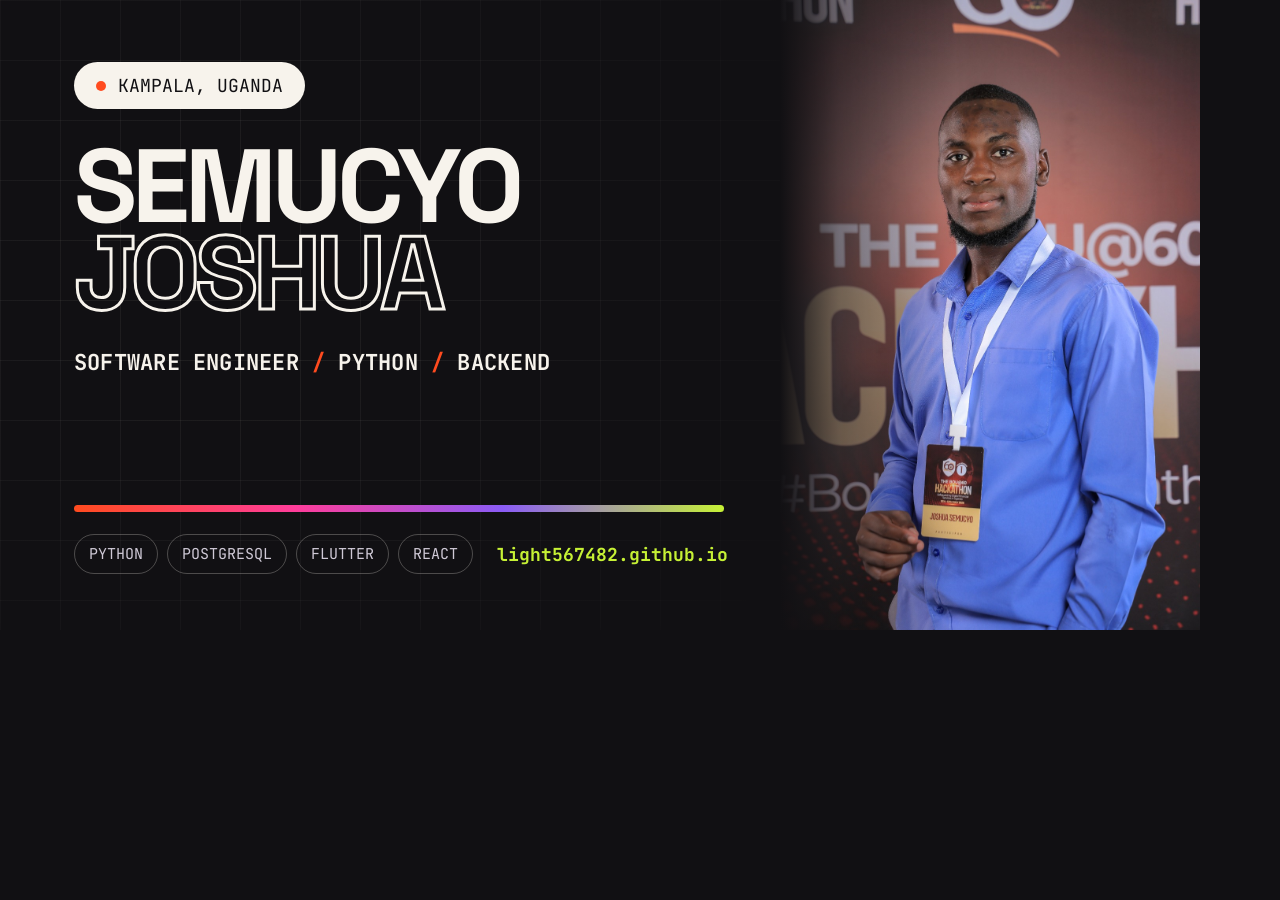
<file: assets/share-banner.source.html>
<!DOCTYPE html>
<html>
<head>
<meta charset="UTF-8">
<link href="https://fonts.googleapis.com/css2?family=Space+Grotesk:wght@400;500;700&family=JetBrains+Mono:wght@400;700&display=swap" rel="stylesheet">
<style>
  *{margin:0;padding:0;box-sizing:border-box}
  body{
    width:1200px;height:630px;overflow:hidden;position:relative;
    background:#111013;color:#F7F3EC;font-family:"Space Grotesk",sans-serif;
    display:grid;grid-template-columns:780px 420px;
  }
  .grid{
    position:absolute;inset:0 420px 0 0;
    background-image:
      linear-gradient(to right,rgba(247,243,236,.06) 1px,transparent 1px),
      linear-gradient(to bottom,rgba(247,243,236,.06) 1px,transparent 1px);
    background-size:60px 60px;
    mask-image:radial-gradient(ellipse 90% 90% at 30% 45%,#000 20%,transparent 100%);
  }
  .left{position:relative;padding:62px 56px 56px 74px;display:flex;flex-direction:column}
  .badge{
    align-self:flex-start;display:inline-flex;align-items:center;gap:12px;
    font-family:"JetBrains Mono",monospace;font-size:18px;
    background:#F7F3EC;color:#111013;padding:12px 22px;border-radius:100px;
  }
  .dot{width:10px;height:10px;border-radius:50%;background:#FF4B1F}
  h1{font-size:104px;line-height:.84;letter-spacing:-.048em;text-transform:uppercase;margin-top:34px}
  .outline{color:transparent;-webkit-text-stroke:3px #F7F3EC}
  .role{
    font-family:"JetBrains Mono",monospace;font-size:22px;font-weight:700;
    text-transform:uppercase;margin-top:30px;letter-spacing:.01em;
  }
  .slash{color:#FF4B1F}
  .spacer{flex:1}
  .rule{height:7px;background:linear-gradient(90deg,#FF4B1F 0%,#FF3D9A 34%,#8B5CF6 66%,#C6F135 100%);border-radius:4px}
  .foot{display:flex;align-items:center;justify-content:space-between;gap:24px;margin-top:22px}
  .chips{display:flex;gap:9px}
  .chips span{
    font-family:"JetBrains Mono",monospace;font-size:15px;
    padding:9px 14px;border-radius:100px;
    border:1px solid rgba(247,243,236,.26);color:#CFC9D6;
  }
  .url{font-family:"JetBrains Mono",monospace;font-size:18px;font-weight:700;color:#C6F135;white-space:nowrap}

  /* 420x630 is exactly poster.jpeg's aspect ratio — the whole photo fits, uncropped */
  .photo{position:relative}
  .photo img{width:420px;height:630px;object-fit:cover;display:block}
  .photo::after{
    content:"";position:absolute;inset:0;
    background:linear-gradient(90deg,#111013 0%,rgba(17,16,19,.45) 14%,rgba(17,16,19,0) 42%);
  }
</style>
</head>
<body>
  <div class="grid"></div>

  <div class="left">
    <div class="badge"><span class="dot"></span> KAMPALA, UGANDA</div>
    <h1>SEMUCYO<br><span class="outline">JOSHUA</span></h1>
    <div class="role">Software Engineer <span class="slash">/</span> Python <span class="slash">/</span> Backend</div>
    <div class="spacer"></div>
    <div class="rule"></div>
    <div class="foot">
      <div class="chips">
        <span>PYTHON</span><span>POSTGRESQL</span><span>FLUTTER</span><span>REACT</span>
      </div>
      <div class="url">light567482.github.io</div>
    </div>
  </div>

  <div class="photo"><img src="poster.jpeg" alt=""></div>
</body>
</html>
</file>
<file: styles.css>
/* ═══════════════════════════════════════════════════════
   Semucyo Joshua — Portfolio
   Bold creative: big type, colour blocks, motion.

   THEMING
   Dark is the default. `data-theme="light"` on <html> flips it.
   Fixed brand colours (--ink, --cream, --orange…) never change; the
   semantic tokens (--bg, --fg, --band-bg…) are what the theme swaps.
   The alternating dark bands (work / path / footer / marquee) stay dark
   in BOTH themes, so their internal cream-alpha borders work untouched.
   ═══════════════════════════════════════════════════════ */

:root {
  /* fixed palette */
  --ink:      #111013;
  --ink-2:    #1B191F;
  --cream:    #F7F3EC;
  --orange:   #FF4B1F;
  --blue:     #3D5AFE;
  --lime:     #C6F135;
  --violet:   #8B5CF6;
  --pink:     #FF3D9A;

  --accent:   var(--orange);

  /* semantic tokens — DARK (default) */
  color-scheme: dark;
  --bg:         #0F0E12;
  --fg:         #F2EEE7;
  --fg-muted:   #A29CAC;
  --hair:       rgba(242, 238, 231, .16);
  --grid:       rgba(242, 238, 231, .20);   /* only shown under the pointer, so it can be bold */
  --band-bg:    #17161D;
  --band-fg:    #F7F3EC;
  --card-bg:    #201E27;
  --card-hover: #282531;
  --input-bg:   #17161D;
  --mark:       color-mix(in srgb, var(--lime) 40%, transparent);
  --ok:         #5FD08A;
  --err:        #FF7CA8;

  /* type */
  --display: "Space Grotesk", "Segoe UI", system-ui, -apple-system, sans-serif;
  --mono:    "JetBrains Mono", ui-monospace, "SF Mono", Menlo, monospace;

  /* rhythm */
  --pad:     clamp(1.25rem, 5vw, 5rem);
  --maxw:    1240px;
  --sec-y:   clamp(5rem, 12vw, 10rem);

  --ease: cubic-bezier(.2, .8, .2, 1);
}

:root[data-theme="light"] {
  color-scheme: light;
  --bg:         #F7F3EC;
  --fg:         #111013;
  --fg-muted:   #4A4552;
  --hair:       rgba(17, 16, 19, .14);
  --grid:       rgba(17, 16, 19, .16);
  --band-bg:    #111013;
  --band-fg:    #F7F3EC;
  --card-bg:    #1B191F;
  --card-hover: #201D26;
  --input-bg:   #F7F3EC;
  --mark:       var(--lime);
  --ok:         #1E7A47;
  --err:        #C42B5C;
}

*, *::before, *::after { box-sizing: border-box; }

html { scroll-behavior: smooth; -webkit-text-size-adjust: 100%; }

body {
  margin: 0;
  background: var(--bg);
  color: var(--fg);
  font-family: var(--display);
  font-size: clamp(1rem, .95rem + .25vw, 1.125rem);
  line-height: 1.6;
  overflow-x: hidden;
  -webkit-font-smoothing: antialiased;
  transition: background .35s var(--ease), color .35s var(--ease);
}

img { max-width: 100%; display: block; }
a { color: inherit; }

.wrap { width: 100%; max-width: var(--maxw); margin-inline: auto; padding-inline: var(--pad); }

.skip-link {
  position: absolute; left: -9999px; top: 0; z-index: 999;
  background: var(--fg); color: var(--bg); padding: .75rem 1.25rem;
}
.skip-link:focus { left: 0; }

:focus-visible {
  outline: 3px solid var(--blue);
  outline-offset: 3px;
  border-radius: 2px;
}

/* ───────────── buttons ───────────── */
.btn {
  --btn-bg: var(--fg);
  --btn-fg: var(--bg);
  display: inline-flex; align-items: center; gap: .55em;
  background: var(--btn-bg); color: var(--btn-fg);
  border: 2px solid var(--fg);
  padding: .7em 1.4em;
  font: 700 .95rem/1 var(--display);
  letter-spacing: .02em;
  text-decoration: none;
  cursor: pointer;
  border-radius: 100px;
  transition: transform .25s var(--ease), background .25s, color .25s, box-shadow .25s, border-color .25s;
}

.btn:active { transform: translateY(0); }
.btn--sm  { padding: .55em 1.1em; font-size: .82rem; }
.btn--lg  { padding: .95em 1.9em; font-size: 1.05rem; }
.btn--accent { --btn-bg: var(--accent); --btn-fg: #fff; border-color: var(--accent); }
.btn--ghost  { --btn-bg: transparent; --btn-fg: var(--fg); }


/* ───────────── nav ───────────── */
.nav {
  position: fixed; inset: 0 0 auto 0; z-index: 100;
  display: flex; align-items: center; gap: 1.25rem;
  padding: .85rem var(--pad);
  background: color-mix(in srgb, var(--bg) 82%, transparent);
  backdrop-filter: blur(14px) saturate(140%);
  border-bottom: 2px solid transparent;
  transition: border-color .3s, background .35s, padding .3s;
}
.nav.is-stuck { border-bottom-color: var(--fg); padding-block: .6rem; }

.nav__mark { display: flex; align-items: center; gap: .6rem; margin-right: auto; }

.nav__avatar {
  padding: 0; border: 0; background: none; cursor: pointer;
  line-height: 0; border-radius: 50%;
  position: relative; z-index: 2;   /* grows over the wordmark, never under it */
}
.nav__mark-box {
  display: block;
  width: 2.2rem; height: 2.2rem;
  object-fit: cover;
  border-radius: 50%;
  border: 2px solid var(--fg);
  /* transform-only growth: the nav layout never reflows on hover */
  transition: transform .35s var(--ease), border-color .3s, box-shadow .35s;
}
.nav__avatar:focus-visible .nav__mark-box {
  transform: scale(1.55);
  border-color: var(--accent);
  box-shadow: 0 .5rem 1.4rem rgba(0, 0, 0, .35);
}
.nav__avatar:active .nav__mark-box { transform: scale(1.35); }

.nav__mark-text { font-weight: 700; font-size: .95rem; letter-spacing: -.01em; text-decoration: none; }

.nav__links { display: flex; gap: 1.6rem; }
.nav__links a {
  position: relative; text-decoration: none;
  font: 500 .9rem/1 var(--mono);
  padding-block: .3rem;
}
.nav__links a::after {
  content: ""; position: absolute; left: 0; bottom: 0;
  width: 100%; height: 2px; background: var(--accent);
  transform: scaleX(0); transform-origin: right;
  transition: transform .35s var(--ease);
}
.nav__links a.is-active::after { transform: scaleX(1); transform-origin: left; }
.nav__links a.is-active { color: var(--accent); }

/* ───────────── theme toggle ───────────── */
.theme-toggle {
  display: grid; place-items: center;
  width: 2.4rem; height: 2.4rem; padding: 0;
  background: none; color: var(--fg);
  border: 2px solid var(--fg); border-radius: 50%;
  cursor: pointer; flex-shrink: 0;
  transition: transform .35s var(--ease), background .25s, color .25s, border-color .25s;
}

.theme-toggle svg { width: 1.05rem; height: 1.05rem; grid-area: 1 / 1; }
/* Two-class selectors so these beat `.theme-toggle svg` (0,1,1) on specificity.
   Dark is the default state, so the sun shows — it offers the switch to light. */
.theme-toggle .theme-toggle__sun  { display: block; }
.theme-toggle .theme-toggle__moon { display: none; }
:root[data-theme="light"] .theme-toggle .theme-toggle__sun  { display: none; }
:root[data-theme="light"] .theme-toggle .theme-toggle__moon { display: block; }

.nav__burger {
  display: none; flex-direction: column; justify-content: center; gap: 5px;
  width: 2.6rem; height: 2.3rem; padding: 0;
  background: none; border: 2px solid var(--fg); border-radius: 7px; cursor: pointer;
}
.nav__burger span { display: block; width: 1.1rem; height: 2px; background: var(--fg); margin-inline: auto; transition: transform .3s var(--ease), opacity .2s; }
.nav__burger[aria-expanded="true"] span:first-child { transform: translateY(3.5px) rotate(45deg); }
.nav__burger[aria-expanded="true"] span:last-child  { transform: translateY(-3.5px) rotate(-45deg); }

.mobile-menu[hidden] { display: none; }   /* author display: must beat the UA [hidden] rule */
.mobile-menu {
  position: fixed; inset: 3.7rem 0 auto 0; z-index: 99;
  display: flex; flex-direction: column;
  background: var(--band-bg); color: var(--band-fg);
  padding: 1rem var(--pad) 2rem;
}
.mobile-menu a {
  text-decoration: none; padding: .9rem 0;
  font: 700 1.4rem/1 var(--display);
  border-bottom: 1px solid rgba(247,243,236,.14);
}
.mobile-menu a:last-child { color: var(--lime); border: 0; }

/* ───────────── hero ───────────── */
.hero {
  position: relative;
  min-height: 100svh;
  display: flex; flex-direction: column; justify-content: center;
  padding: 7rem var(--pad) 2rem;
  overflow: hidden;
}
/* Grid is invisible until the pointer enters the hero, then only the patch
   under the cursor is unmasked. JS feeds --mx/--my on pointermove. */
.hero__grid {
  --mx: 50%; --my: 40%;
  position: absolute; inset: 0; z-index: 0; pointer-events: none;
  background-image:
    linear-gradient(to right, var(--grid) 1px, transparent 1px),
    linear-gradient(to bottom, var(--grid) 1px, transparent 1px);
  background-size: 64px 64px;
  -webkit-mask-image: radial-gradient(circle 260px at var(--mx) var(--my), #000 0%, rgba(0,0,0,.6) 42%, transparent 76%);
          mask-image: radial-gradient(circle 260px at var(--mx) var(--my), #000 0%, rgba(0,0,0,.6) 42%, transparent 76%);
  opacity: 0;
  transition: opacity .5s var(--ease);
}
/* Lit by JS on pointer/touch activity, not by :hover — a phone has no hover,
   and the old `@media (hover: none)` fallback left the grid permanently on. */
.hero__grid.is-lit { opacity: 1; }
.hero__inner {
  position: relative; z-index: 1;
  width: 100%; max-width: var(--maxw); margin-inline: auto;
  display: grid;
  grid-template-columns: minmax(0, 1fr) clamp(230px, 25vw, 360px);
  gap: clamp(2rem, 5vw, 4.5rem);
  align-items: center;
}
.hero__text { min-width: 0; }   /* lets the huge name shrink instead of forcing overflow */

/* portrait with an offset colour block behind it */
.hero__photo { position: relative; margin: 0; }
.hero__photo::before {
  content: "";
  position: absolute; inset: 1.1rem -1.1rem -1.1rem 1.1rem;
  background: var(--lime);
  border: 3px solid var(--fg);
  border-radius: 24px;
  transform: rotate(2.5deg);
  transition: transform .45s var(--ease), background .45s, border-color .3s;
}
.hero__photo img {
  position: relative; z-index: 1;
  width: 100%; height: auto;
  aspect-ratio: 4 / 5; object-fit: cover; object-position: center 22%;
  border: 3px solid var(--fg);
  border-radius: 24px;
  transition: transform .45s var(--ease), border-color .3s;
}



.hero__eyebrow {
  display: inline-flex; align-items: center; gap: .6rem;
  font: 500 .82rem/1 var(--mono);
  letter-spacing: .04em;
  background: var(--fg); color: var(--bg);
  padding: .6rem 1.1rem; border-radius: 100px;
  margin: 0 0 1.6rem;
}
.dot {
  width: .5rem; height: .5rem; border-radius: 50%;
  background: var(--lime);
  box-shadow: 0 0 0 0 rgba(0, 255, 21, 0.7);
  animation: pulse 2s infinite;
}
@keyframes pulse {
  0%   { box-shadow: 0 0 0 0 rgba(0, 255, 0, 0.7); }
  70%  { box-shadow: 0 0 0 .55rem rgba(198,241,53,0); }
  100% { box-shadow: 0 0 0 0 rgba(198,241,53,0); }
}

.hero__name {
  margin: 0;
  font-size: clamp(3rem, 9.5vw, 8.5rem);   /* sized to share the row with the portrait */
  line-height: .84;
  letter-spacing: -.045em;
  font-weight: 700;
  text-transform: uppercase;
}
/* padding enlarges the reveal mask so tight line-height can't clip the glyphs;
   the negative margin gives the visual tightness back */
.hero__name .line { display: block; overflow: hidden; padding-bottom: .1em; margin-bottom: -.1em; }
.hero__name .line > span {
  display: block;
  transform: translateY(105%);
  animation: rise 1s var(--ease) forwards;
}
.hero__name .line:nth-child(2) > span { animation-delay: .12s; }
@keyframes rise { to { transform: translateY(0); } }

.outline {
  color: transparent;
  -webkit-text-stroke: clamp(1.5px, .35vw, 3.5px) var(--fg);
  transition: color .5s var(--ease);
}


.hero__meta {
  display: grid; grid-template-columns: 1fr 1fr; gap: 2rem 3rem;
  margin-top: 2.5rem; align-items: start;
}
.hero__role {
  margin: 0;
  font: 700 clamp(.95rem, 1.6vw, 1.2rem)/1.5 var(--mono);
  text-transform: uppercase; letter-spacing: .01em;
}
.slash { color: var(--accent); }
.hero__blurb { margin: 0; max-width: 46ch; color: var(--fg-muted); }
/* blinking cursor for the typing effect */
.caret {
  display: inline-block;
  width: .09em; height: 1.05em;
  background: var(--accent);
  margin-left: .07em;
  vertical-align: -.16em;
  animation: caretBlink 1s steps(1) infinite;
}
@keyframes caretBlink { 50% { opacity: 0; } }
.hero__blurb strong { color: var(--ink); background: var(--lime); padding: 0 .25em; }

.hero__cta { grid-column: 1 / -1; display: flex; flex-wrap: wrap; gap: .9rem; margin-top: .5rem; }

.hero__socials {
  position: relative; z-index: 1;
  width: 100%; max-width: var(--maxw); margin: 3.5rem auto 0;
  display: flex; gap: 1.75rem;
  font: 500 .85rem/1 var(--mono);
}
.hero__socials a { text-decoration: none; padding-bottom: .35rem; border-bottom: 2px solid var(--fg); transition: color .25s, border-color .25s; }


/* ───────────── marquee ───────────── */
.marquee {
  background: var(--band-bg); color: var(--band-fg);
  padding: 1.1rem 0; overflow: hidden;
  border-block: 3px solid var(--band-bg);
  transition: background .35s var(--ease), border-color .35s var(--ease);
}
.marquee__track {
  display: flex; align-items: center; gap: 2rem;
  width: max-content;
  animation: scroll 38s linear infinite;
}
.marquee__track span { font: 700 clamp(1.1rem, 2.6vw, 2rem)/1 var(--display); letter-spacing: -.02em; white-space: nowrap; }
.marquee__track i { color: var(--accent); font-size: 1rem; font-style: normal; }
@keyframes scroll { to { transform: translateX(-50%); } }

/* ───────────── section furniture ───────────── */
.sec-label {
  display: flex; align-items: center; gap: .8rem;
  font: 500 .8rem/1 var(--mono);
  text-transform: uppercase; letter-spacing: .16em;
  margin: 0 0 1.5rem;
}
.sec-label span {
  display: grid; place-items: center;
  min-width: 2rem; height: 2rem;
  background: var(--accent); color: #fff;
  border-radius: 50%; font-size: .72rem; font-weight: 700;
}
.sec-label--light { color: var(--band-fg); }

.sec-title {
  margin: 0 0 3rem;
  font-size: clamp(2.4rem, 7vw, 5.5rem);
  line-height: .95; letter-spacing: -.035em; font-weight: 700;
}
.sec-title em { font-style: normal; color: var(--accent); }

/* ───────────── about ───────────── */
.about { padding-block: var(--sec-y); }
.about__statement {
  font-size: clamp(1.5rem, 3.6vw, 2.9rem);
  line-height: 1.22; letter-spacing: -.03em; font-weight: 500;
  max-width: 24ch;
  margin: 0 0 4rem;
}
mark { background: linear-gradient(transparent 62%, var(--mark) 62%); color: inherit; }

.about__cols { display: grid; grid-template-columns: repeat(auto-fit, minmax(240px, 1fr)); gap: 2.5rem; }
.about__cols h3 {
  margin: 0 0 .75rem; padding-top: 1rem;
  border-top: 3px solid var(--fg);
  font: 700 1.05rem/1.3 var(--display);
}
.about__cols p { margin: 0; color: var(--fg-muted); font-size: .98rem; }

.stats { display: grid; grid-template-columns: repeat(auto-fit, minmax(150px, 1fr)); gap: 1.25rem; margin-top: 4rem; }
.stat {
  background: var(--fg); color: var(--bg);
  padding: 1.75rem 1.4rem; border-radius: 18px;
  transition: transform .3s var(--ease), background .35s, color .35s;
}
.stat:nth-child(2) { background: var(--accent); color: #fff; }
.stat:nth-child(3) { background: var(--blue); color: #fff; }
.stat:nth-child(4) { background: var(--lime); color: var(--ink); }

.stat b { display: block; font-size: clamp(2.4rem, 5vw, 3.4rem); line-height: 1; letter-spacing: -.04em; }
.stat span { font: 500 .8rem/1.4 var(--mono); opacity: .82; }

/* ───────────── work ───────────── */
.work { background: var(--band-bg); color: var(--band-fg); padding-block: var(--sec-y); transition: background .35s var(--ease); }
.work .sec-title em { color: var(--lime); }

.projects { margin: 0 auto 4rem; max-width: var(--maxw); padding-inline: var(--pad); display: grid; gap: 1.25rem; }

.proj {
  display: grid; grid-template-columns: auto 1fr; gap: 2rem;
  padding: 2.5rem;
  background: var(--card-bg);
  border: 2px solid rgba(247,243,236,.12);
  border-radius: 22px;
  position: relative; overflow: hidden;
  transition: border-color .35s, transform .35s var(--ease), background .35s;
}
.proj::before {
  content: ""; position: absolute; inset: 0 auto 0 0; width: 5px;
  background: var(--proj); transform: scaleY(0); transform-origin: bottom;
  transition: transform .45s var(--ease);
}



.proj__num {
  font: 700 clamp(2rem, 5vw, 3.4rem)/1 var(--mono);
  color: transparent; -webkit-text-stroke: 2px var(--proj);
  transition: color .35s;
}


.proj__title { margin: 0 0 .4rem; font-size: clamp(1.4rem, 2.8vw, 2.1rem); letter-spacing: -.03em; line-height: 1.1; }
.proj__tag { margin: 0 0 1rem; font: 500 .78rem/1 var(--mono); text-transform: uppercase; letter-spacing: .1em; color: var(--proj); }
.proj__desc { margin: 0 0 1.4rem; color: #B9B3C0; max-width: 62ch; }

.chips { display: flex; flex-wrap: wrap; gap: .45rem; list-style: none; margin: 0 0 1.5rem; padding: 0; }
.chips li {
  font: 400 .76rem/1 var(--mono);
  padding: .45rem .8rem; border-radius: 100px;
  background: rgba(247,243,236,.07);
  border: 1px solid rgba(247,243,236,.14);
}

.proj__link {
  display: inline-flex; align-items: center; gap: .45rem;
  text-decoration: none; font: 700 .88rem/1 var(--display);
  padding-bottom: .3rem; border-bottom: 2px solid var(--proj);
  transition: gap .25s var(--ease), color .25s;
}


.coursework {
  border: 2px dashed rgba(247,243,236,.22);
  border-radius: 22px; padding: 2rem 2.25rem;
}
.coursework h3 { margin: 0 0 1rem; font-size: 1.15rem; }
.coursework ul { margin: 0; padding-left: 1.1rem; color: #B9B3C0; display: grid; gap: .55rem; }
.coursework b { color: var(--lime); }

/* ───────────── skills ───────────── */
.skills { padding-block: var(--sec-y); }
.skillgrid { display: grid; grid-template-columns: repeat(auto-fit, minmax(230px, 1fr)); gap: 1.25rem; }
.skillcard {
  --c: var(--orange);
  padding: 1.9rem 1.6rem;
  border: 2px solid var(--fg); border-radius: 20px;
  background: var(--bg);
  position: relative; overflow: hidden;
  transition: transform .3s var(--ease), box-shadow .3s, background .35s, border-color .3s;
}
.skillcard::after {
  content: ""; position: absolute; inset: auto -30% -55% auto;
  width: 11rem; height: 11rem; border-radius: 50%;
  background: var(--c); opacity: .16;
  transition: transform .5s var(--ease), opacity .4s;
}


.skillcard h3 { margin: 0 0 1rem; font-size: 1.15rem; letter-spacing: -.02em; position: relative; }
.skillcard h3::before {
  content: ""; display: block; width: 2.2rem; height: 5px;
  background: var(--c); border-radius: 4px; margin-bottom: .7rem;
}
.skillcard ul { margin: 0; padding: 0; list-style: none; display: grid; gap: .4rem; position: relative; }
.skillcard li { font: 400 .9rem/1.4 var(--mono); }
.skillcard li::before { content: "→ "; color: var(--c); font-weight: 700; }

.langs { margin-top: 4rem; }
.langs h3 { font-size: 1.15rem; margin: 0 0 1.5rem; padding-top: 1rem; border-top: 3px solid var(--fg); }
.langbars { display: grid; gap: 1rem; max-width: 700px; }
.lang { display: grid; grid-template-columns: 9.5rem 1fr 8.5rem; align-items: center; gap: 1rem; }
.lang > span { font: 500 .92rem/1 var(--mono); }
.lang b { font: 400 .78rem/1 var(--mono); text-align: right; color: var(--fg-muted); }
.bar { height: 10px; background: color-mix(in srgb, var(--fg) 14%, transparent); border-radius: 100px; overflow: hidden; }
.bar i {
  display: block; height: 100%; width: var(--w);
  background: linear-gradient(90deg, var(--accent), var(--pink));
  border-radius: 100px;
  transform: scaleX(0); transform-origin: left;
  transition: transform 1.1s var(--ease);
}
.reveal.is-in .bar i { transform: scaleX(1); }

/* ───────────── path / timeline ───────────── */
.path { background: var(--band-bg); color: var(--band-fg); padding-block: var(--sec-y); transition: background .35s var(--ease); }
.path .sec-title em { color: var(--lime); }

.timeline { display: grid; gap: 0; border-top: 1px solid rgba(247,243,236,.16); }
.tl {
  display: grid; grid-template-columns: 12rem 1fr; gap: 2rem;
  padding: 2rem 1rem 2rem 0;
  border-bottom: 1px solid rgba(247,243,236,.16);
  transition: background .3s, padding-left .3s var(--ease);
}

.tl--hi { background: rgba(255,75,31,.07); }
.tl__when { font: 500 .84rem/1.5 var(--mono); color: var(--lime); letter-spacing: .02em; }
.tl__what h3 { margin: 0 0 .35rem; font-size: clamp(1.1rem, 2.2vw, 1.5rem); letter-spacing: -.02em; display: flex; flex-wrap: wrap; align-items: center; gap: .6rem; }
.tl__where { margin: 0 0 .8rem; font: 400 .88rem/1.4 var(--mono); color: #9C96A6; }
.tl__org { color: var(--lime); text-decoration: none; border-bottom: 1px solid rgba(198,241,53,.4); transition: border-color .25s; }


/* short "who they are" explainer — set apart from the achievement bullets */
.tl__note {
  margin: 0 0 .9rem;
  padding-left: .9rem;
  border-left: 2px solid rgba(247,243,236,.22);
  font-size: .92rem; font-style: italic;
  color: #9C96A6; max-width: 62ch;
}

.tl__what ul { margin: 0; padding-left: 1.1rem; display: grid; gap: .45rem; color: #B9B3C0; font-size: .95rem; }
.tl__what ul b { color: var(--lime); font-weight: 700; }

.pill {
  font: 700 .68rem/1 var(--mono); text-transform: uppercase; letter-spacing: .08em;
  padding: .38rem .7rem; border-radius: 100px;
  border: 1px solid rgba(247,243,236,.3); color: var(--band-fg);
}
.pill--hi { background: var(--accent); border-color: var(--accent); color: #fff; }

/* ───────────── contact ───────────── */
.contact { padding-block: var(--sec-y); }
.contact__big {
  margin: 0 0 3.5rem;
  font-size: clamp(2.8rem, 10vw, 8rem);
  line-height: .9; letter-spacing: -.045em; font-weight: 700;
}
.contact__big em { font-style: normal; color: transparent; -webkit-text-stroke: 2px var(--fg); }

.contact__layout { display: grid; grid-template-columns: 1.15fr .85fr; gap: 3.5rem; align-items: start; }

.form { display: grid; gap: 1.1rem; }
.field { display: grid; gap: .45rem; }
.field label { font: 500 .8rem/1 var(--mono); text-transform: uppercase; letter-spacing: .1em; }
.field input, .field textarea {
  font: 400 1rem/1.5 var(--display);
  color: var(--fg);
  padding: .9rem 1.1rem;
  background: var(--input-bg);
  border: 2px solid var(--fg);
  border-radius: 12px;
  transition: box-shadow .25s var(--ease), border-color .25s, background .35s, color .35s;
  resize: vertical;
}
.field input::placeholder, .field textarea::placeholder { color: var(--fg-muted); }
.field input:focus, .field textarea:focus { outline: none; border-color: var(--accent); box-shadow: .35rem .35rem 0 var(--accent); }
.field input:user-invalid, .field textarea:user-invalid { border-color: var(--pink); }

.honeypot { position: absolute; left: -9999px; opacity: 0; height: 0; width: 0; }

.form .btn { justify-self: start; margin-top: .5rem; }
.form__status { margin: 0; min-height: 1.4rem; font: 500 .88rem/1.4 var(--mono); }
.form__status.ok  { color: var(--ok); }
.form__status.err { color: var(--err); }

.contact__side { display: grid; gap: 1.4rem; }
.cline { display: grid; gap: .2rem; padding-bottom: 1.1rem; border-bottom: 2px solid var(--hair); }
.cline > span { font: 500 .74rem/1 var(--mono); text-transform: uppercase; letter-spacing: .14em; color: var(--fg-muted); }
.cline a, .cline p { margin: 0; font-size: 1.02rem; font-weight: 500; text-decoration: none; width: fit-content; }
.cline a { border-bottom: 2px solid transparent; transition: border-color .25s, color .25s; }

/* inline brand glyph next to a contact line (WhatsApp) */
.cline a.with-icon { display: inline-flex; align-items: center; gap: .5rem; }
.cline a.with-icon svg { width: 1.05rem; height: 1.05rem; fill: currentColor; flex-shrink: 0; }


.cvcard {
  display: grid; gap: .2rem; position: relative;
  background: var(--fg); color: var(--bg);
  padding: 1.5rem 3.5rem 1.5rem 1.5rem;
  border-radius: 18px; text-decoration: none;
  transition: transform .3s var(--ease), background .3s, color .3s;
}

.cvcard b { font-size: 1.1rem; }
.cvcard span { font: 400 .8rem/1.4 var(--mono); opacity: .72; }
.cvcard i {
  position: absolute; right: 1.4rem; top: 50%; transform: translateY(-50%);
  font-style: normal; font-size: 1.6rem;
  transition: transform .3s var(--ease);
}


/* ───────────── footer ───────────── */
.footer { background: var(--band-bg); color: var(--band-fg); padding-block: 2.25rem; transition: background .35s var(--ease); }
/* 1fr auto 1fr keeps the icon row optically centred regardless of the
   side items' widths — space-between would not. */
.footer__in {
  display: grid; grid-template-columns: 1fr auto 1fr;
  align-items: center; gap: 1.25rem;
  font: 400 .84rem/1 var(--mono);
}
.footer__copy { justify-self: start; }
.footer__in .footer__top { justify-self: end; }

.social { display: flex; gap: .7rem; list-style: none; margin: 0; padding: 0; }
.social a, .social__btn {
  display: grid; place-items: center;
  width: 2.7rem; height: 2.7rem; padding: 0;
  background: none; cursor: pointer;
  border-radius: 50%;
  border: 2px solid rgba(247, 243, 236, .22);
  color: var(--band-fg);
  transition: transform .3s var(--ease), background .3s, border-color .3s, color .3s;
}
.social svg { width: 1.2rem; height: 1.2rem; fill: currentColor; display: block; }
.social__btn svg { fill: none; }          /* the share glyph is stroked, not filled */
.social a:focus-visible,
.social__btn:focus-visible {
  background: var(--brand); border-color: var(--brand); color: var(--brand-fg);
  transform: translateY(-4px);
}

/* share button in the contact panel */
.sharebtn { justify-content: center; width: 100%; }
.sharebtn svg { width: 1.1rem; height: 1.1rem; }

/* copy-link confirmation */
.toast {
  position: fixed; left: 50%; bottom: 1.5rem; z-index: 300;
  transform: translateX(-50%) translateY(1rem);
  background: var(--fg); color: var(--bg);
  padding: .8rem 1.35rem; border-radius: 100px;
  font: 700 .84rem/1 var(--mono);
  opacity: 0; pointer-events: none;
  transition: opacity .25s var(--ease), transform .25s var(--ease);
}
.toast.is-on { opacity: 1; transform: translateX(-50%) translateY(0); }
.footer p { margin: 0; }
.footer__mid { opacity: .55; }
.footer__top { text-decoration: none; border-bottom: 2px solid var(--lime); padding-bottom: .25rem; transition: color .25s; }


/* ───────────── photo lightbox ───────────── */
.lightbox[hidden] { display: none; }   /* author display: must beat the UA [hidden] rule */
.lightbox {
  position: fixed; inset: 0; z-index: 200;
  display: grid; place-items: center;
  padding: clamp(1rem, 5vw, 3rem);
  background: rgba(6, 5, 8, .86);
  backdrop-filter: blur(10px) saturate(120%);
  animation: lbFade .25s var(--ease);
}
@keyframes lbFade { from { opacity: 0; } to { opacity: 1; } }

.lightbox__fig {
  margin: 0; display: grid; gap: 1.1rem; justify-items: center;
  max-width: min(92vw, 520px);
}
.lightbox__fig img {
  width: 100%; height: auto; max-height: 76vh; object-fit: contain;
  border: 3px solid var(--cream);
  border-radius: 22px;
  animation: lbZoom .32s var(--ease);
}
@keyframes lbZoom {
  from { transform: scale(.9); opacity: 0; }
  to   { transform: scale(1);  opacity: 1; }
}
.lightbox__fig figcaption {
  font: 500 .84rem/1 var(--mono); color: var(--cream); letter-spacing: .04em;
}

.lightbox__close {
  position: absolute; top: clamp(1rem, 3vw, 2rem); right: clamp(1rem, 3vw, 2rem);
  display: grid; place-items: center;
  width: 2.9rem; height: 2.9rem; padding: 0;
  background: none; color: var(--cream);
  border: 2px solid rgba(247, 243, 236, .4); border-radius: 50%;
  cursor: pointer;
  transition: background .25s, border-color .25s, color .25s, transform .3s var(--ease);
}
.lightbox__close svg { width: 1.1rem; height: 1.1rem; }


/* ───────────── reveal on scroll ───────────── */
.reveal { opacity: 0; transform: translateY(28px); transition: opacity .7s var(--ease), transform .7s var(--ease); }
.reveal.is-in { opacity: 1; transform: none; }

/* ───────────── responsive ───────────── */
@media (min-width: 901px) {
  .mobile-menu { display: none; }        /* never reachable on desktop */
}

@media (max-width: 900px) {
  .nav__links { display: none; }
  .nav__burger { display: flex; }
  .hero__meta { grid-template-columns: 1fr; gap: 1.5rem; }
  /* portrait first, then the text — a face reads faster than a headline on a phone */
  .hero__inner { grid-template-columns: 1fr; gap: 2.25rem; }
  /* photo first, and pushed to the right edge; the margin leaves room for the
     offset lime block, which sits .8rem beyond the photo's right side */
  .hero__photo { order: -1; width: min(58%, 250px); justify-self: end; margin-right: .9rem; }
  .hero__photo::before { inset: .8rem -.8rem -.8rem .8rem; }
  .contact__layout { grid-template-columns: 1fr; gap: 2.5rem; }
  .tl { grid-template-columns: 1fr; gap: .6rem; }
  .proj { grid-template-columns: 1fr; gap: .75rem; padding: 2rem 1.5rem; }
}

@media (max-width: 560px) {
  .nav { gap: .55rem; }                  /* logo + toggle + CV + burger must all fit */
  .footer__in { grid-template-columns: 1fr; justify-items: center; gap: 1.5rem; text-align: center; }
  .footer__copy { justify-self: center; }
  .footer__in .footer__top { justify-self: center; }
  .social { order: -1; }
  .nav__mark-text { display: none; }
  .lang { grid-template-columns: 1fr; gap: .35rem; }
  .lang b { text-align: left; }
  .hero__socials { flex-wrap: wrap; gap: 1.1rem; }
  .stats { grid-template-columns: repeat(2, 1fr); }
  .btn--lg { padding: .85em 1.4em; font-size: .95rem; }
}

/* ───── tablets and below: tighten the vertical rhythm ───── */
@media (max-width: 1024px) {
  :root { --sec-y: clamp(4rem, 9vw, 7rem); }
  .hero { padding-top: 6.5rem; }
}

/* Tablet RANGE only. These rules sit after the ≤900 / ≤560 blocks, so an
   open-ended max-width would win on phones and un-stack the layouts below. */
@media (min-width: 901px) and (max-width: 1024px) {
  .tl { grid-template-columns: 9.5rem 1fr; gap: 1.5rem; }
  .lang { grid-template-columns: 8rem 1fr 7.5rem; }
  .proj { padding: 2rem; gap: 1.5rem; }
}

/* ───── phone landscape: 100svh leaves no room for a full-height hero ───── */
@media (orientation: landscape) and (max-height: 560px) {
  .hero { min-height: auto; padding-top: 5.5rem; padding-bottom: 2.5rem; }
  .hero__name { font-size: clamp(2rem, 6.5vw, 3.5rem); }
  .hero__inner { grid-template-columns: minmax(0, 1fr) clamp(150px, 22vw, 220px); align-items: center; }
  .hero__photo { order: 0; width: auto; }
  .hero__socials { margin-top: 1.75rem; }
  .mobile-menu { inset: 3.4rem 0 0 0; overflow-y: auto; }
  .lightbox__fig img { max-height: 66vh; }
}

/* ───── small phones ───── */
@media (max-width: 400px) {
  .nav { gap: .4rem; }
  .nav__burger { width: 2.2rem; height: 2.1rem; }
  .theme-toggle { width: 2.1rem; height: 2.1rem; }
  .theme-toggle svg { width: .95rem; height: .95rem; }
  .btn--sm { padding: .5em .8em; font-size: .74rem; }
  .proj { padding: 1.6rem 1.15rem; }
  .coursework { padding: 1.6rem 1.25rem; }
  .skillcard { padding: 1.5rem 1.25rem; }
  .cvcard { padding: 1.25rem 3rem 1.25rem 1.25rem; }
  .social a, .social__btn { width: 2.45rem; height: 2.45rem; }
  .lightbox { padding-top: 5rem; }
  .toast { left: 1rem; right: 1rem; transform: translateY(1rem); text-align: center; }
  .toast.is-on { transform: translateY(0); }
}


/* ───── hover effects, real pointers only ─────
   Touch browsers latch :hover after a tap and keep it until you tap
   something else, so every hover style stayed stuck on phones. This
   guard keeps them off touch entirely; :focus-visible still applies. */
@media (hover: hover) and (pointer: fine) {
  .btn:hover { transform: translateY(-3px); box-shadow: 0 .6rem 0 -.2rem color-mix(in srgb, var(--fg) 22%, transparent); }
  .btn--ghost:hover { --btn-bg: var(--fg); --btn-fg: var(--bg); }
  .nav__avatar:hover .nav__mark-box {
  transform: scale(1.55);
  border-color: var(--accent);
  box-shadow: 0 .5rem 1.4rem rgba(0, 0, 0, .35);
}
  .nav__links a:hover::after { transform: scaleX(1); transform-origin: left; }
  .theme-toggle:hover { background: var(--accent); border-color: var(--accent); color: #fff; transform: rotate(25deg); }
   { opacity: 1; }
  .hero__photo:hover::before { transform: rotate(-3deg); background: var(--accent); }
  .hero__photo:hover img { transform: translate(-4px, -4px); }
  .hero__name:hover .outline { color: var(--accent); -webkit-text-stroke-color: var(--accent); }
  .hero__socials a:hover { color: var(--accent); border-color: var(--accent); }
  .stat:hover { transform: translateY(-6px); }
  .proj:hover { border-color: var(--proj); transform: translateY(-5px); background: var(--card-hover); }
  .proj:hover::before { transform: scaleY(1); transform-origin: top; }
  .proj:hover .proj__num { color: var(--proj); }
  .proj__link:hover { gap: .9rem; color: var(--proj); }
  .skillcard:hover { transform: translateY(-6px); box-shadow: .6rem .6rem 0 var(--fg); }
  .skillcard:hover::after { transform: scale(1.5); opacity: .28; }
  .tl:hover { background: rgba(247,243,236,.035); padding-left: 1rem; }
  .tl__org:hover { border-bottom-color: var(--lime); }
  .cline a:hover { color: var(--accent); border-bottom-color: var(--accent); }
  .cline a.wa:hover { color: #25D366; border-bottom-color: #25D366; }
  .cvcard:hover { transform: translateY(-4px); background: var(--accent); color: #fff; }
  .cvcard:hover i { transform: translateY(-30%); }
  .social a:hover,
  .social__btn:hover {
  background: var(--brand); border-color: var(--brand); color: var(--brand-fg);
  transform: translateY(-4px);
}
  .footer__top:hover { color: var(--lime); }
  .lightbox__close:hover { background: var(--accent); border-color: var(--accent); color: #fff; transform: rotate(90deg); }
}

/* ───── print ───── */
@media print {
  /* force the light palette on paper regardless of the on-screen theme */
  :root, :root[data-theme="light"] {
    --bg: #fff; --fg: #111; --fg-muted: #333;
    --band-bg: #fff; --band-fg: #111;
    --card-bg: #fff; --card-hover: #fff;
    --hair: #bbb; --mark: transparent;
  }
  .nav, .mobile-menu, .marquee, .hero__grid, .form, .footer__top, .theme-toggle { display: none !important; }
  body { background: #fff; color: #111; }
  .reveal { opacity: 1 !important; transform: none !important; }
  .work, .path, .footer { background: #fff !important; color: #111 !important; }
  .proj, .coursework { border-color: #999 !important; }
  .proj__desc, .tl__what ul, .coursework ul, .tl__where, .tl__note { color: #333 !important; }
}

/* ───────────── reduced motion ───────────── */
@media (prefers-reduced-motion: reduce) {
  html { scroll-behavior: auto; }
  *, *::before, *::after {
    animation-duration: .01ms !important;
    animation-iteration-count: 1 !important;
    transition-duration: .01ms !important;
  }
  .reveal { opacity: 1; transform: none; }
  .hero__name .line > span { transform: none; }
  .bar i { transform: scaleX(1); }
}
</file>
